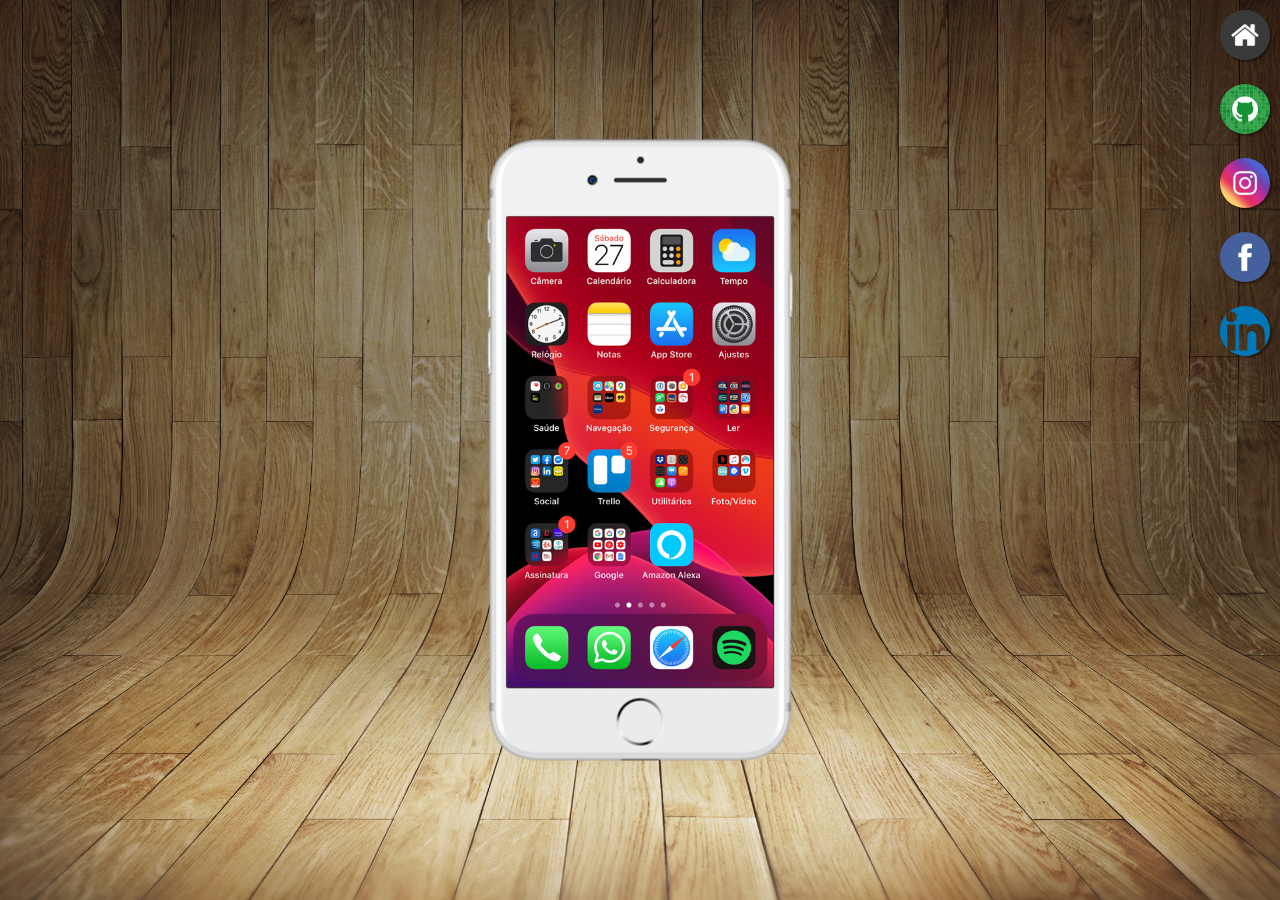
<file: index.html>
<!DOCTYPE html>
<html lang="pt-br">
<head>
    <meta charset="UTF-8">
    <meta http-equiv="X-UA-Compatible" content="IE=edge">
    <meta name="viewport" content="width=device-width, initial-scale=1.0">
    <title>Projeto Redes Sociais</title>
    <link rel="stylesheet" href="estilos/style.css">
</head>
<body>
    <main>
        <section id="tlm">
            <iframe src="home.html" name="tela" id="tela" frameborder="0"></iframe>
        </section>

        <section id="redes-sociais">
            <a href="home.html" target="tela"> <img src="imagens/logo-home.jpg" alt=""></a><br>
            <a href="github.html" target="tela"> <img src="imagens/logo-github.jpg" alt=""></a><br>
            <a href="instagram.html" target="tela"> <img src="imagens/logo-instagram.jpg" alt=""></a><br>
            <a href="facebook.html" target="tela"> <img src="imagens/logo-facebook.jpg" alt=""></a><br>
            <a href="linkedin.html" target="tela"> <img src="imagens/logo-linkedin.png" alt=""></a><br>
            
        </section>
    </main>
</body>
</html>
</file>
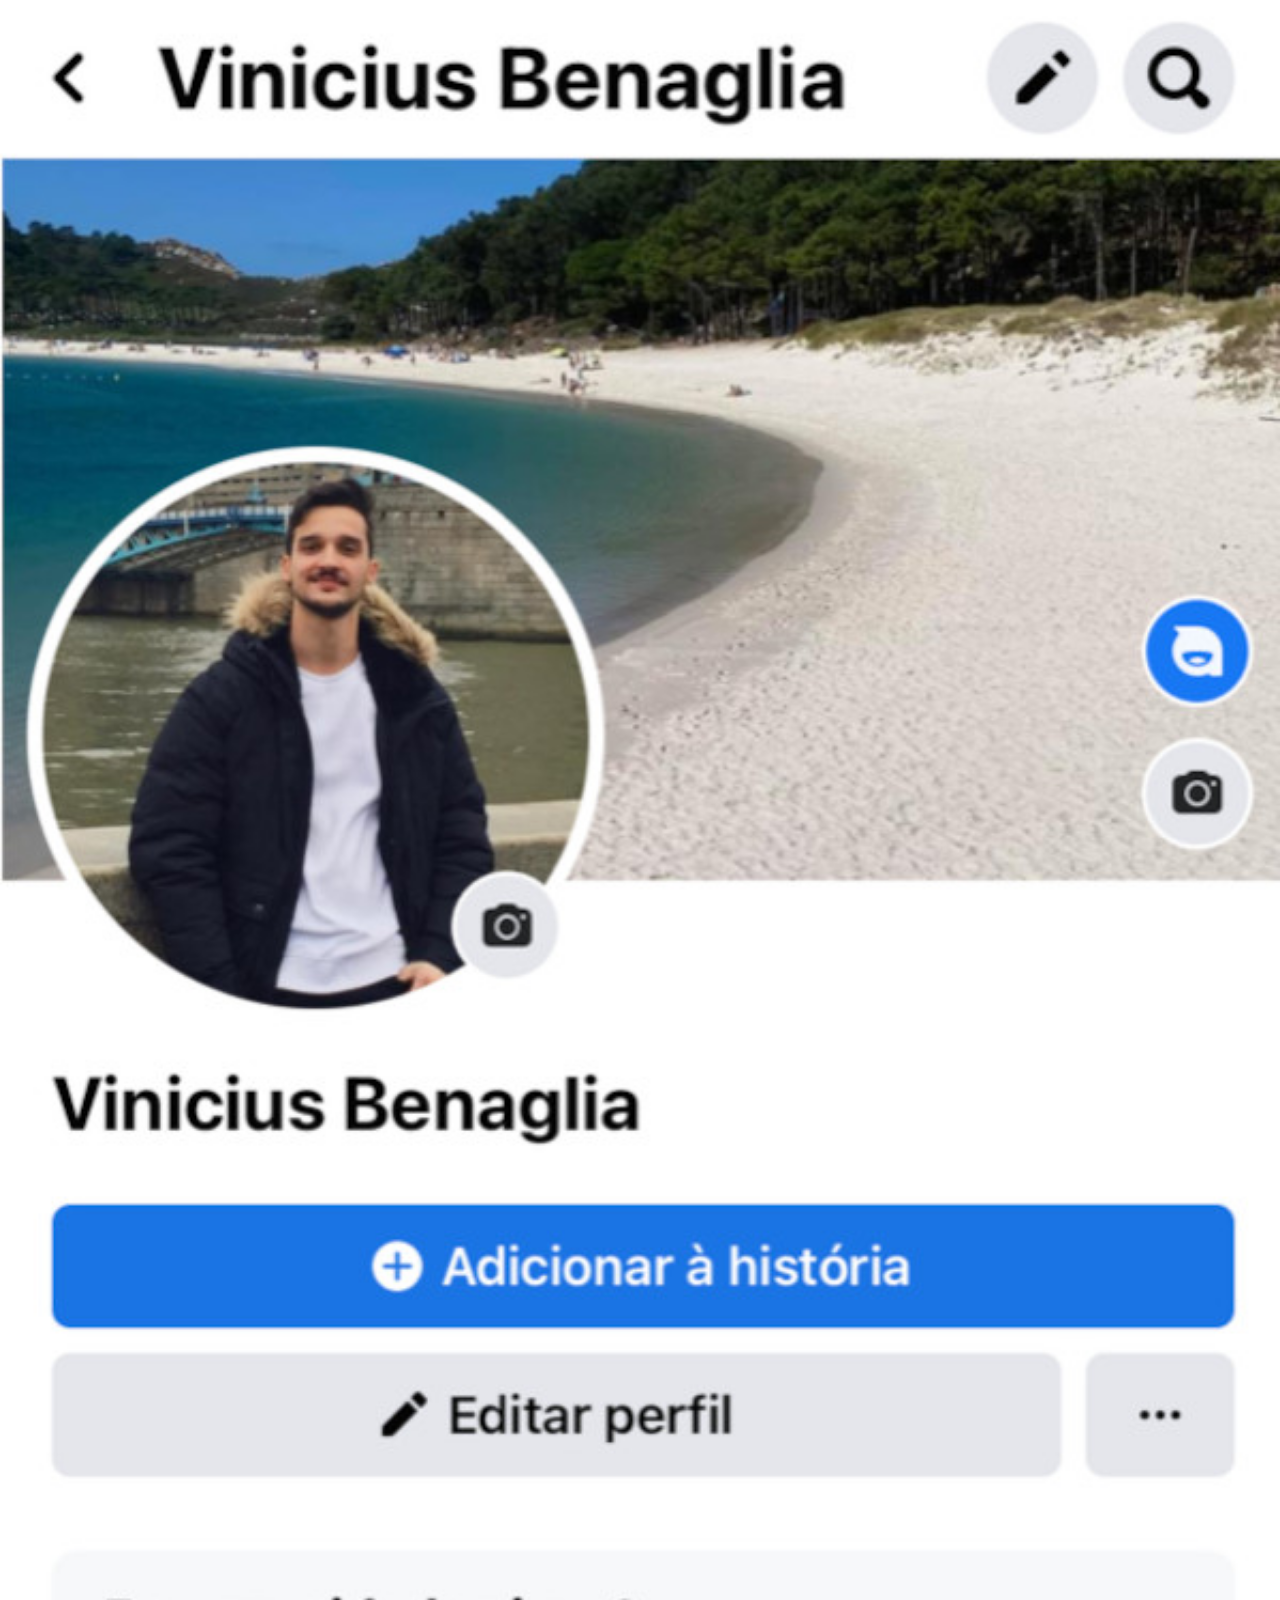
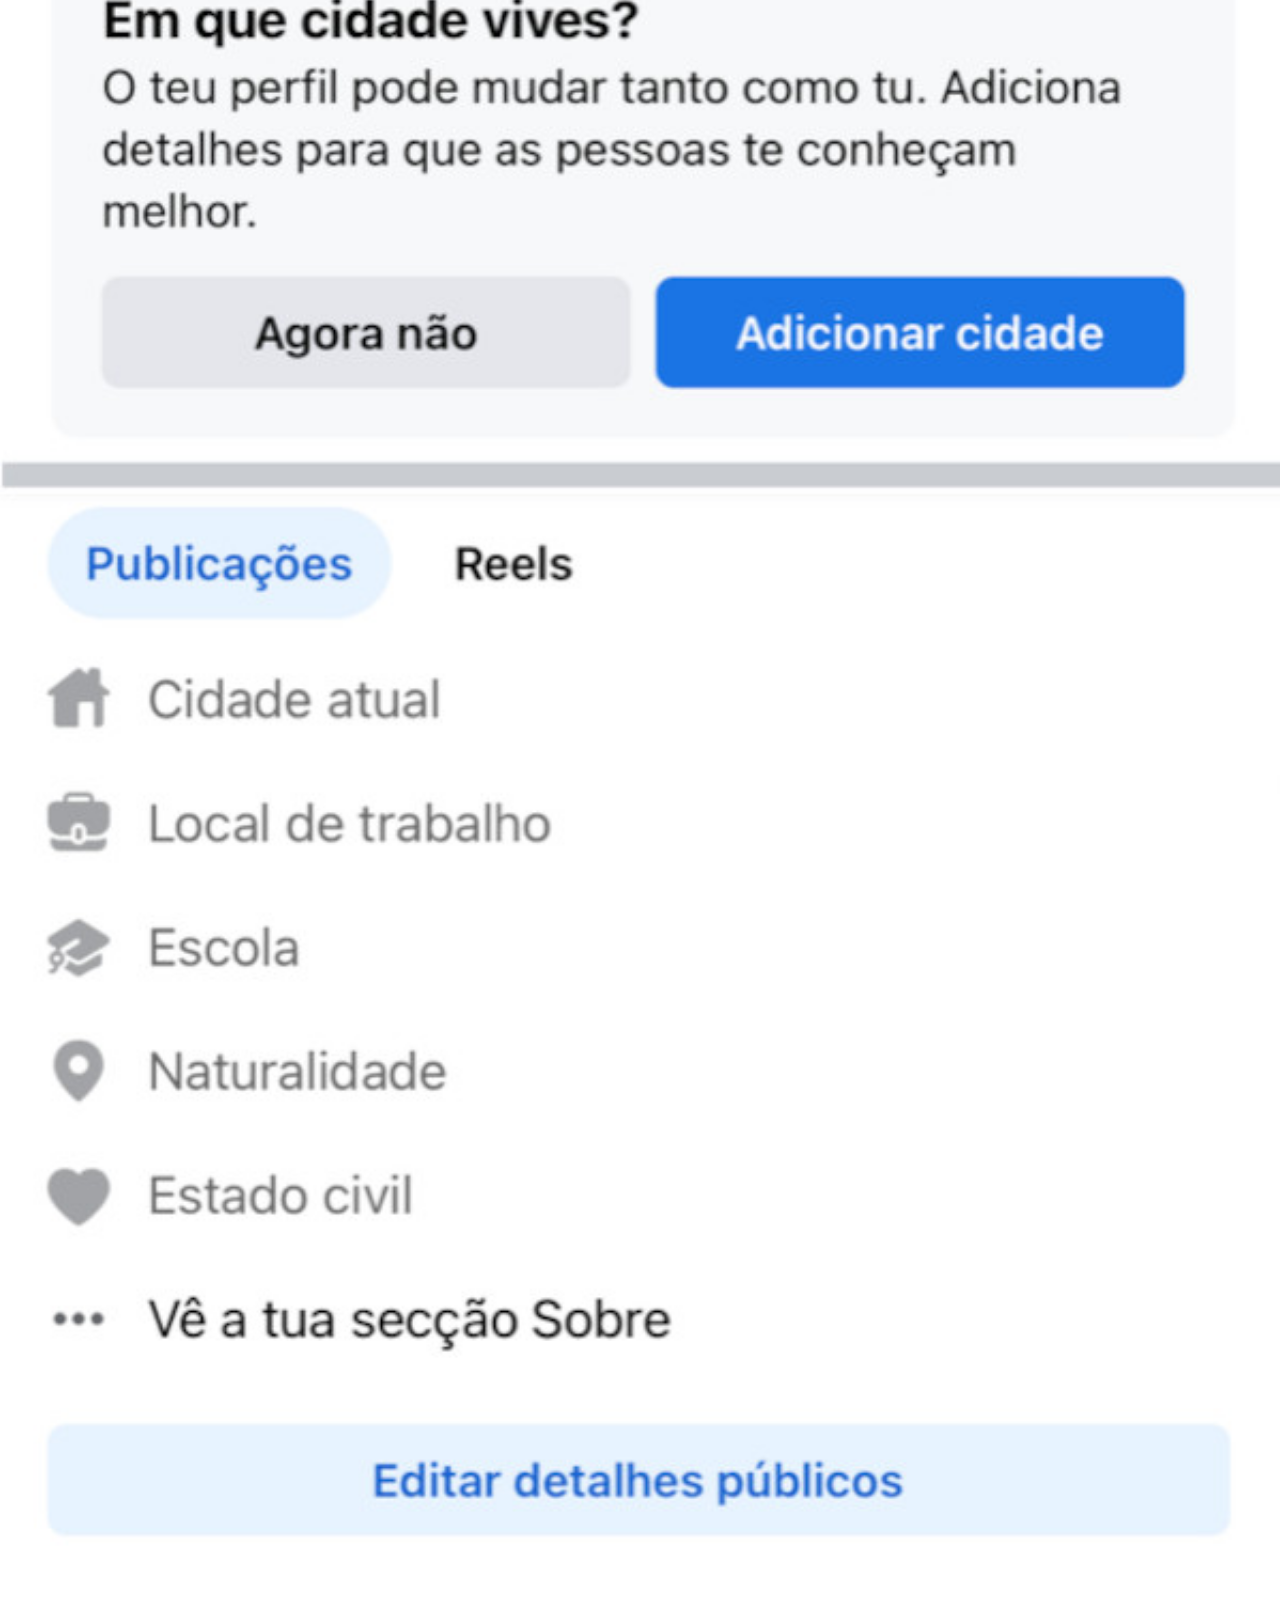
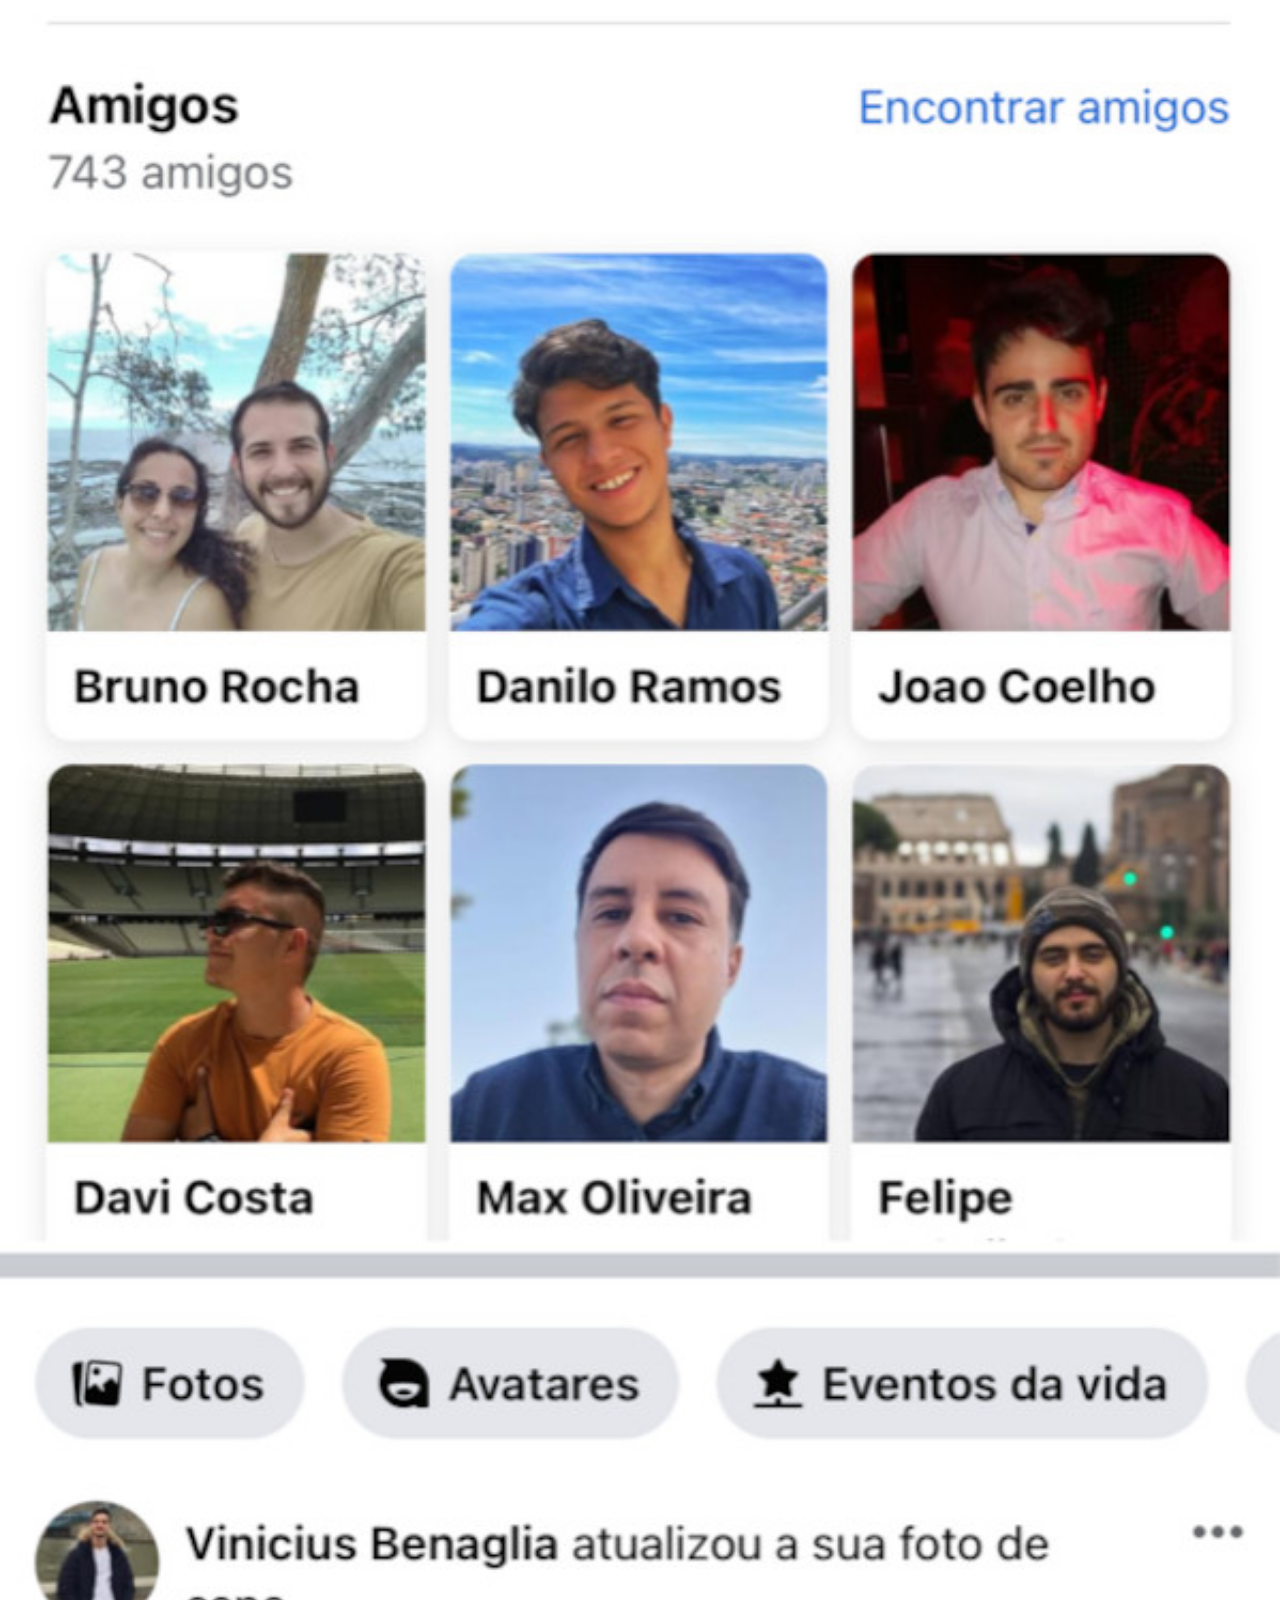
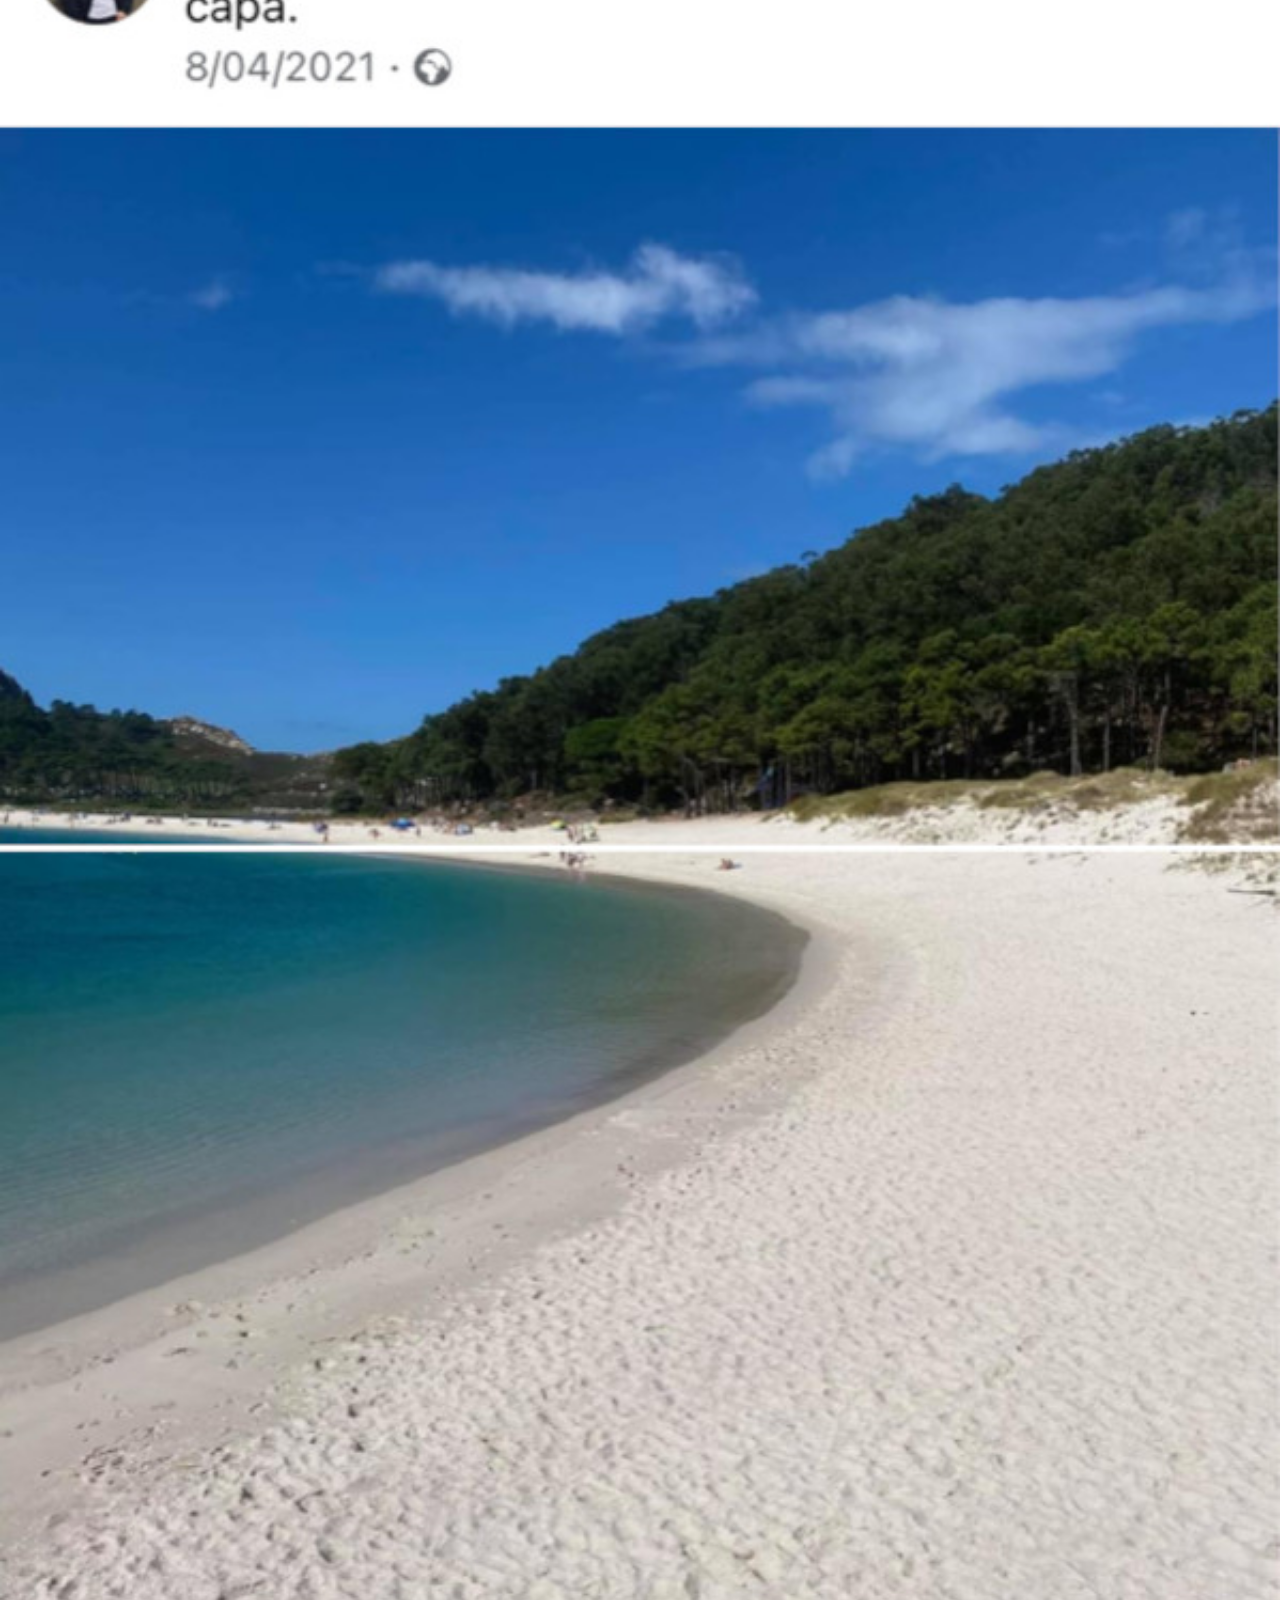
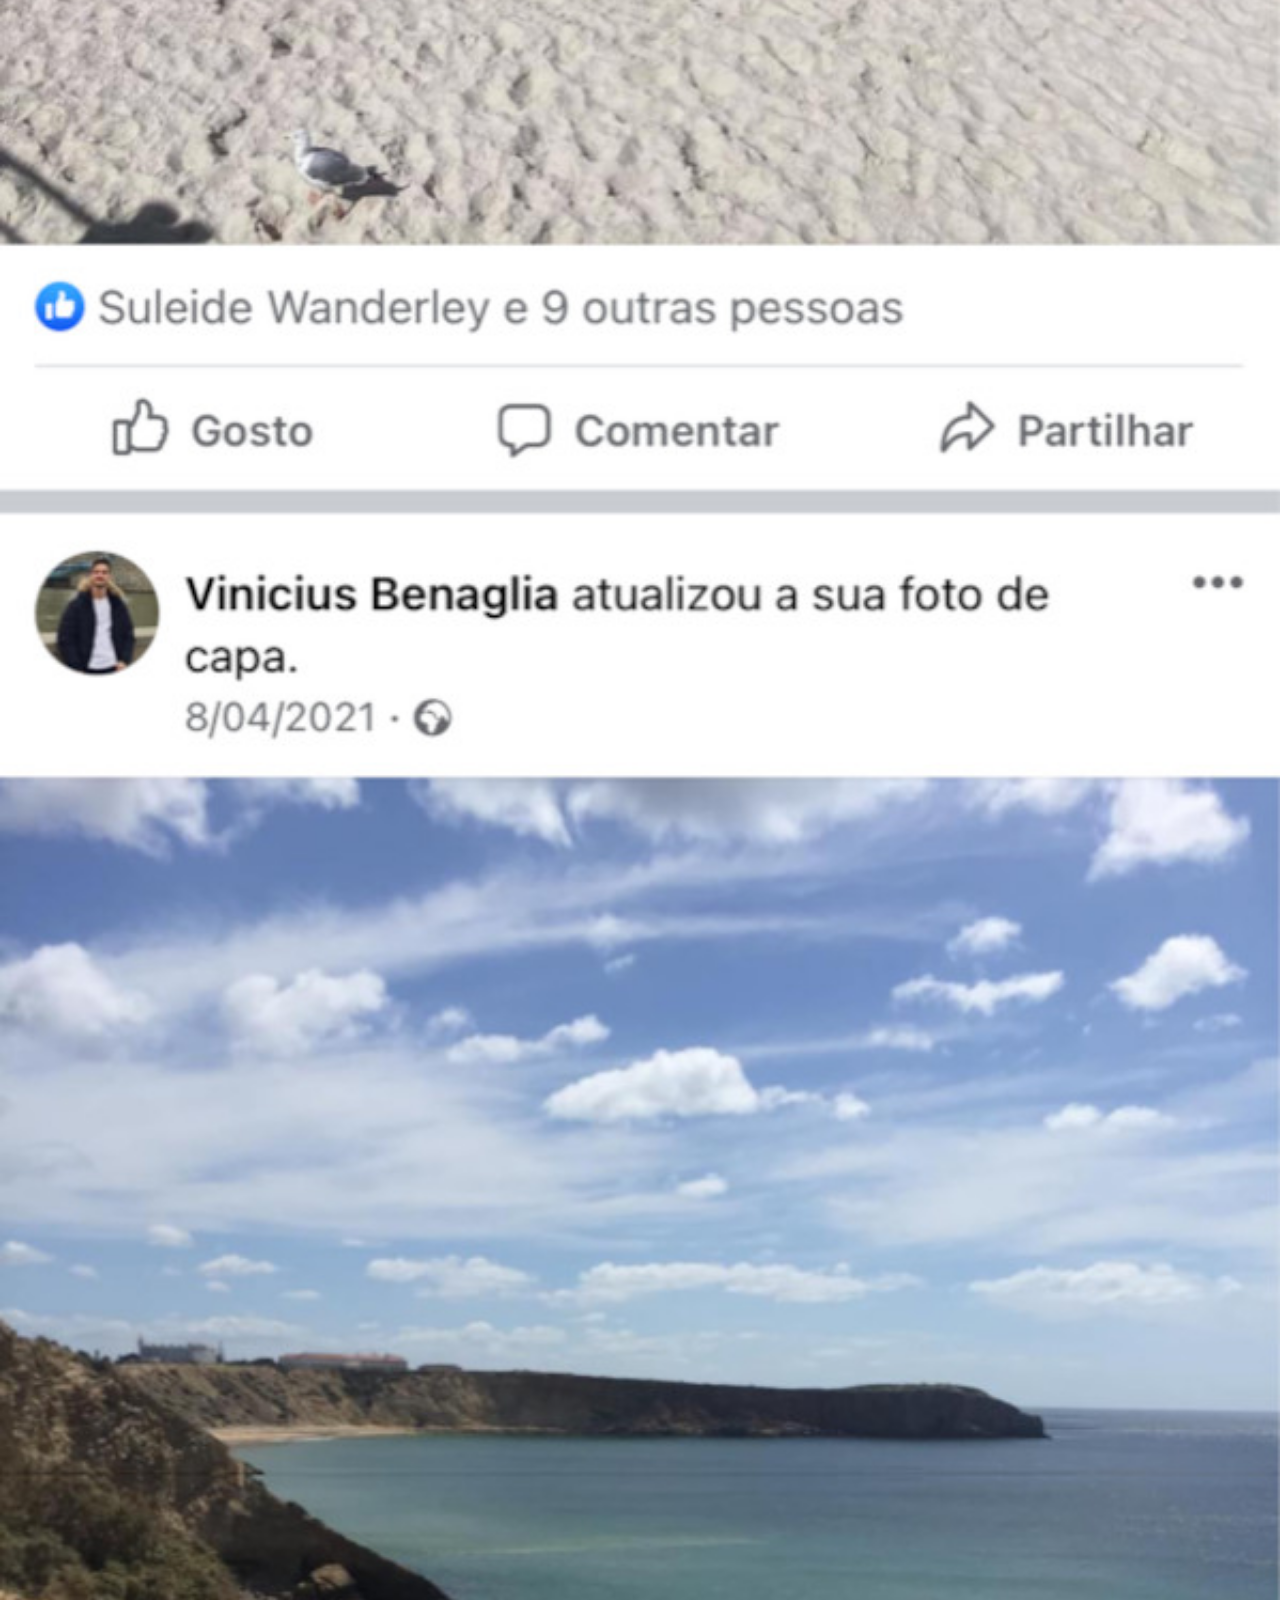
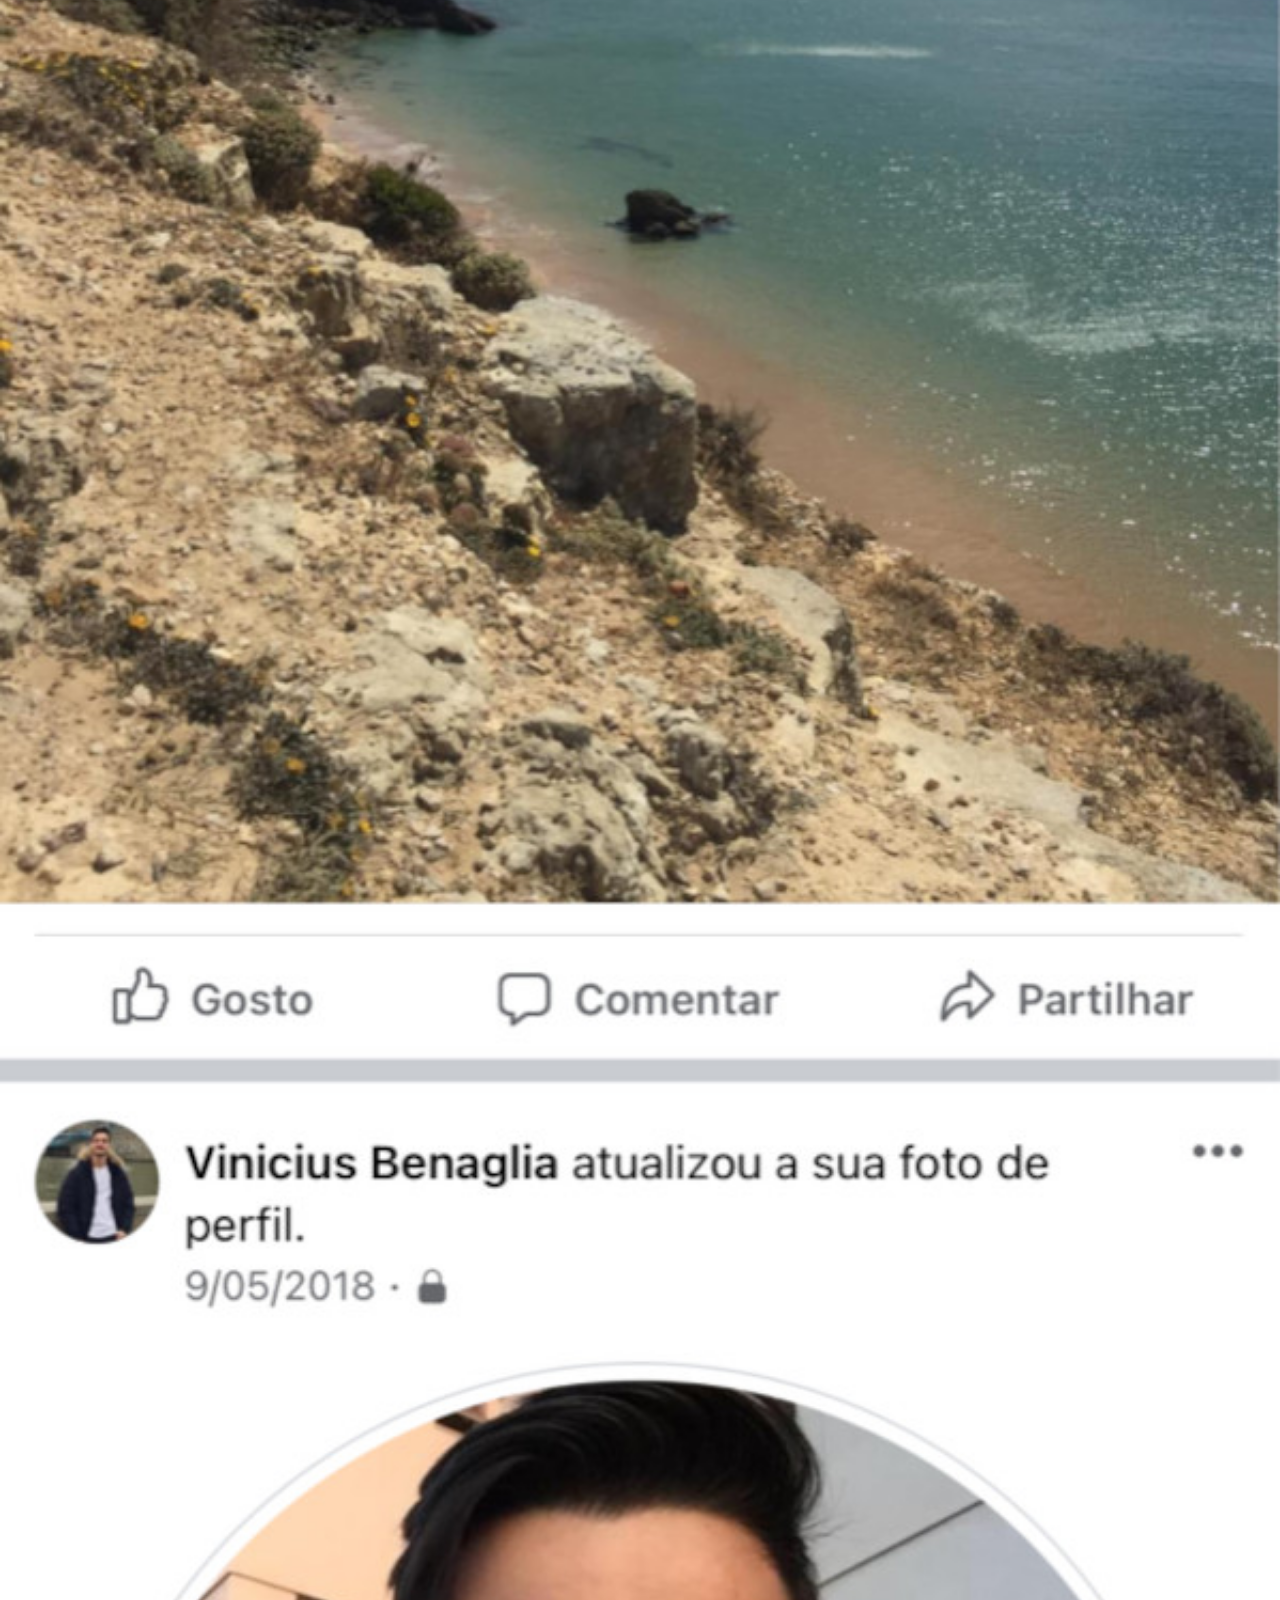
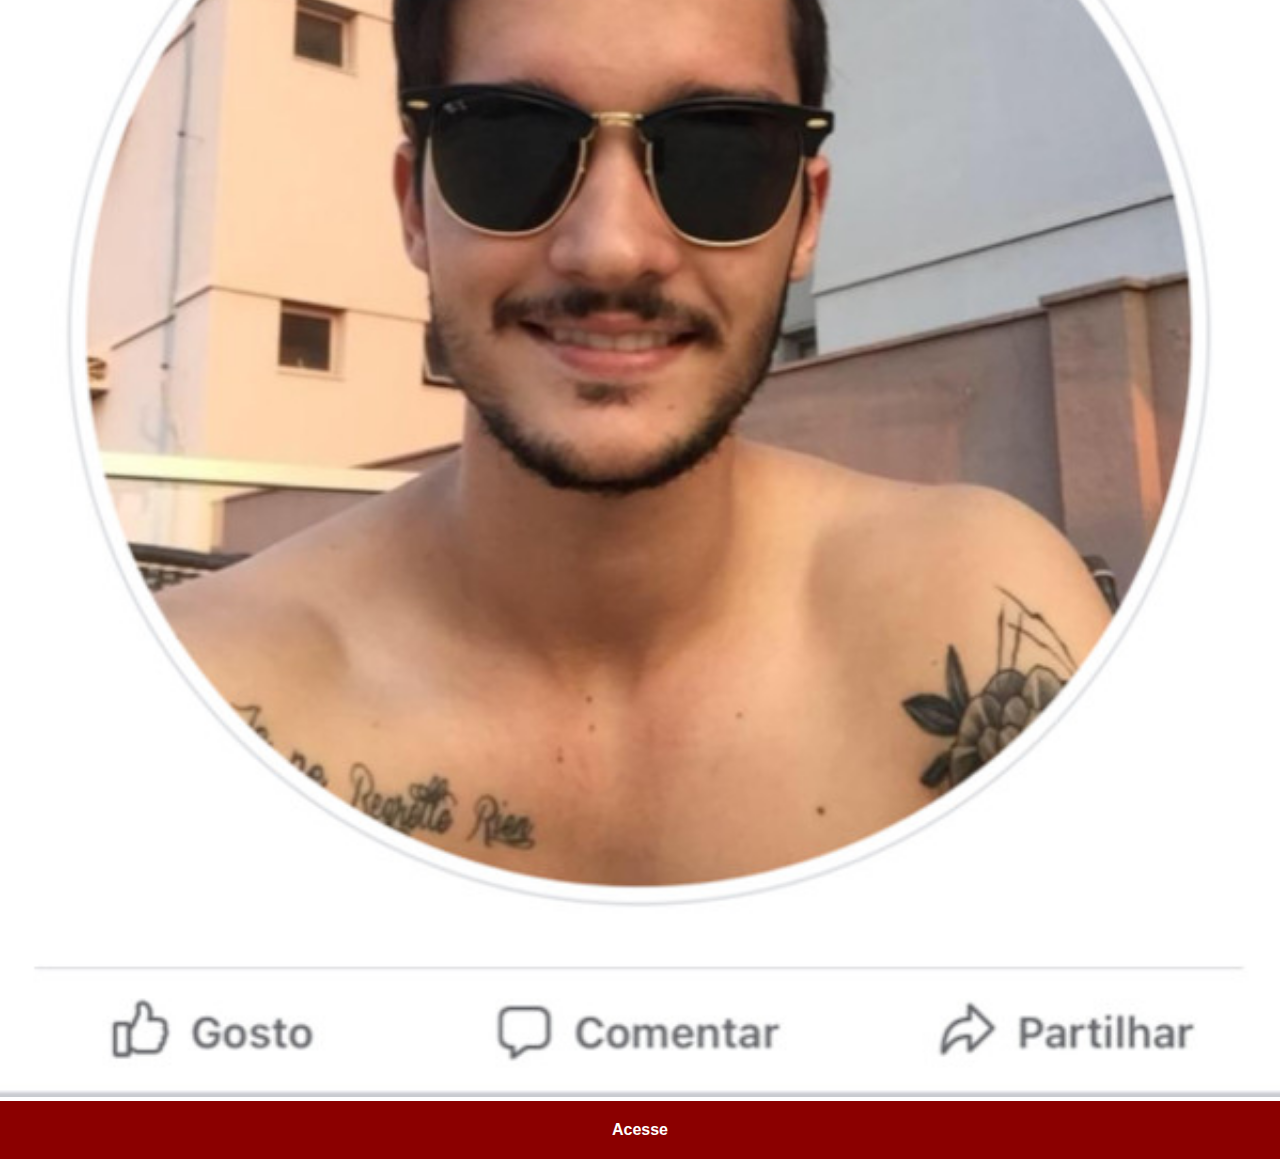
<file: facebook.html>
<!DOCTYPE html>
<html lang="pt-br">
<head>
    <meta charset="UTF-8">
    <meta http-equiv="X-UA-Compatible" content="IE=edge">
    <meta name="viewport" content="width=device-width, initial-scale=1.0">
    <title>Facebook</title>
    <link rel="stylesheet" href="estilos/socials.css">
</head>
<body>
    <img src="imagens/tela-facebook.jpg" alt="Facebook">
    <a href="https://www.facebook.com/viniciusbenaglia"> Acesse</a>
</body>
</html>
</file>
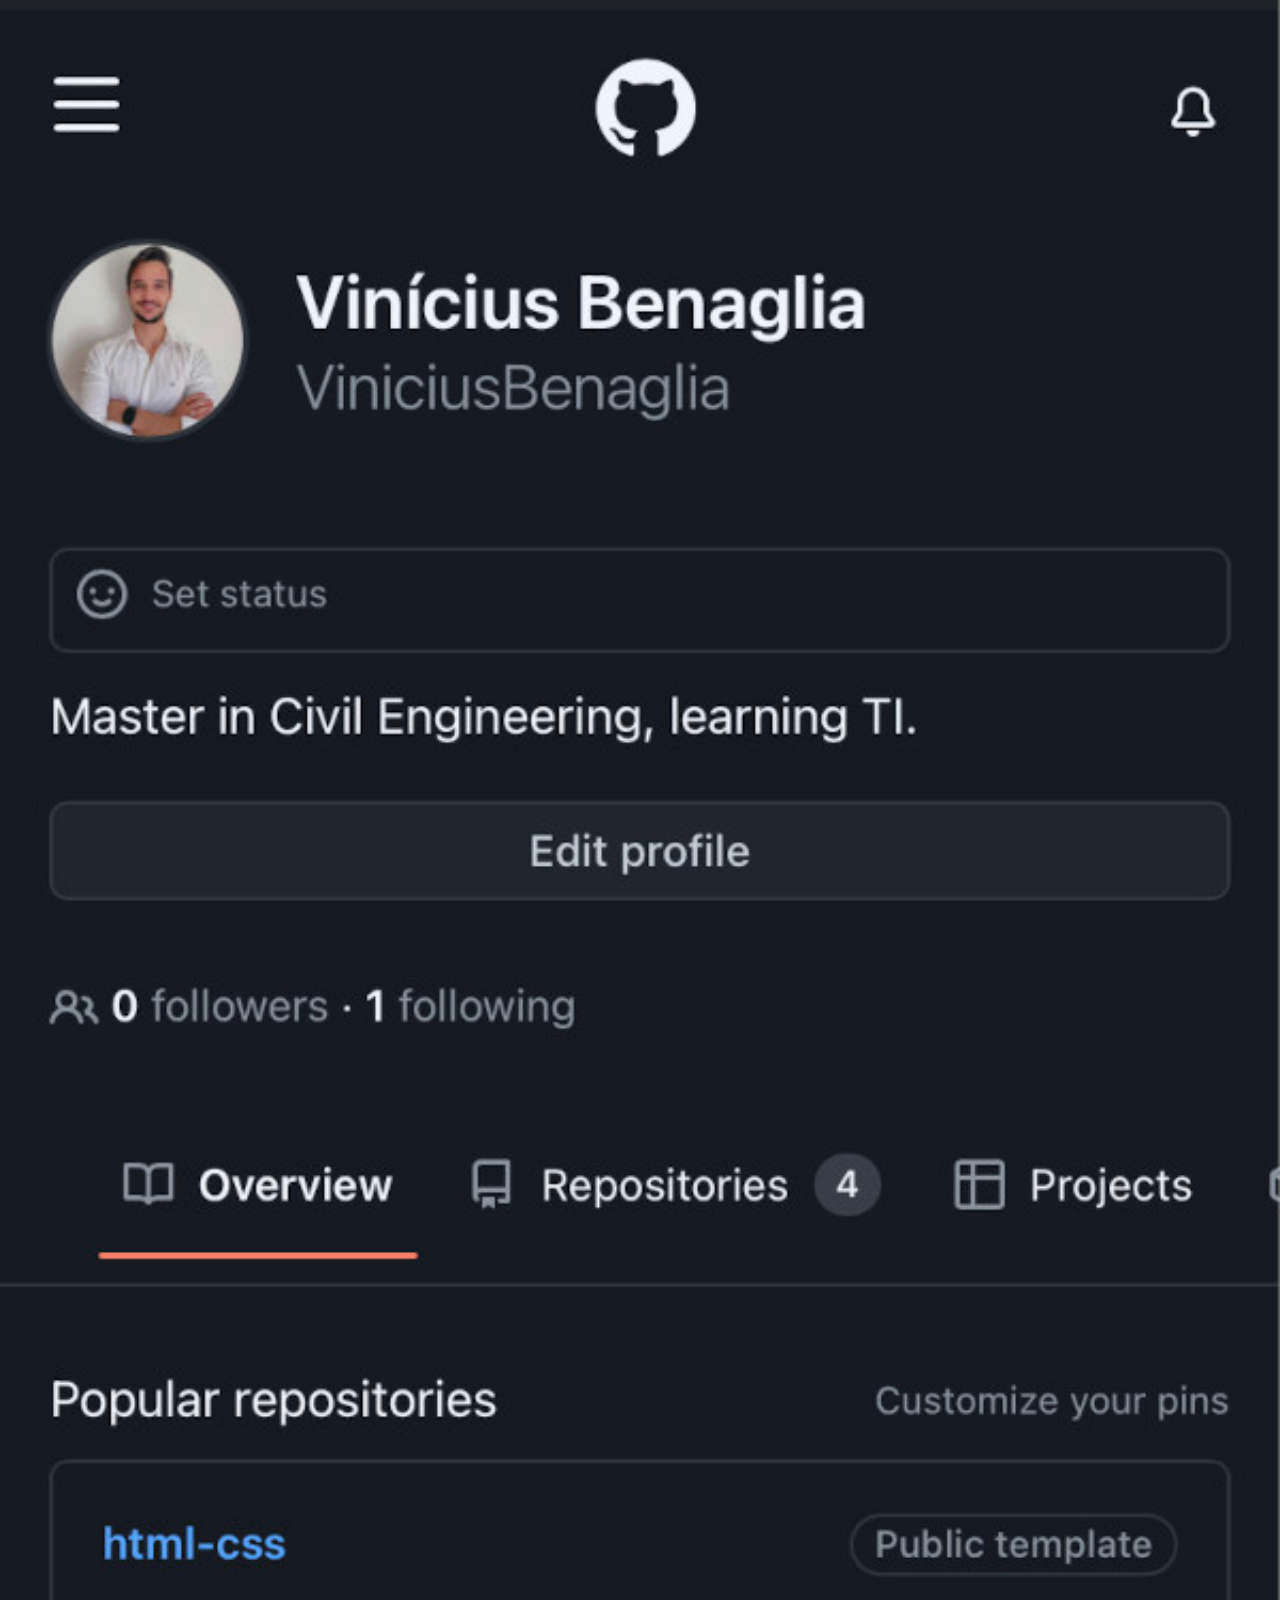
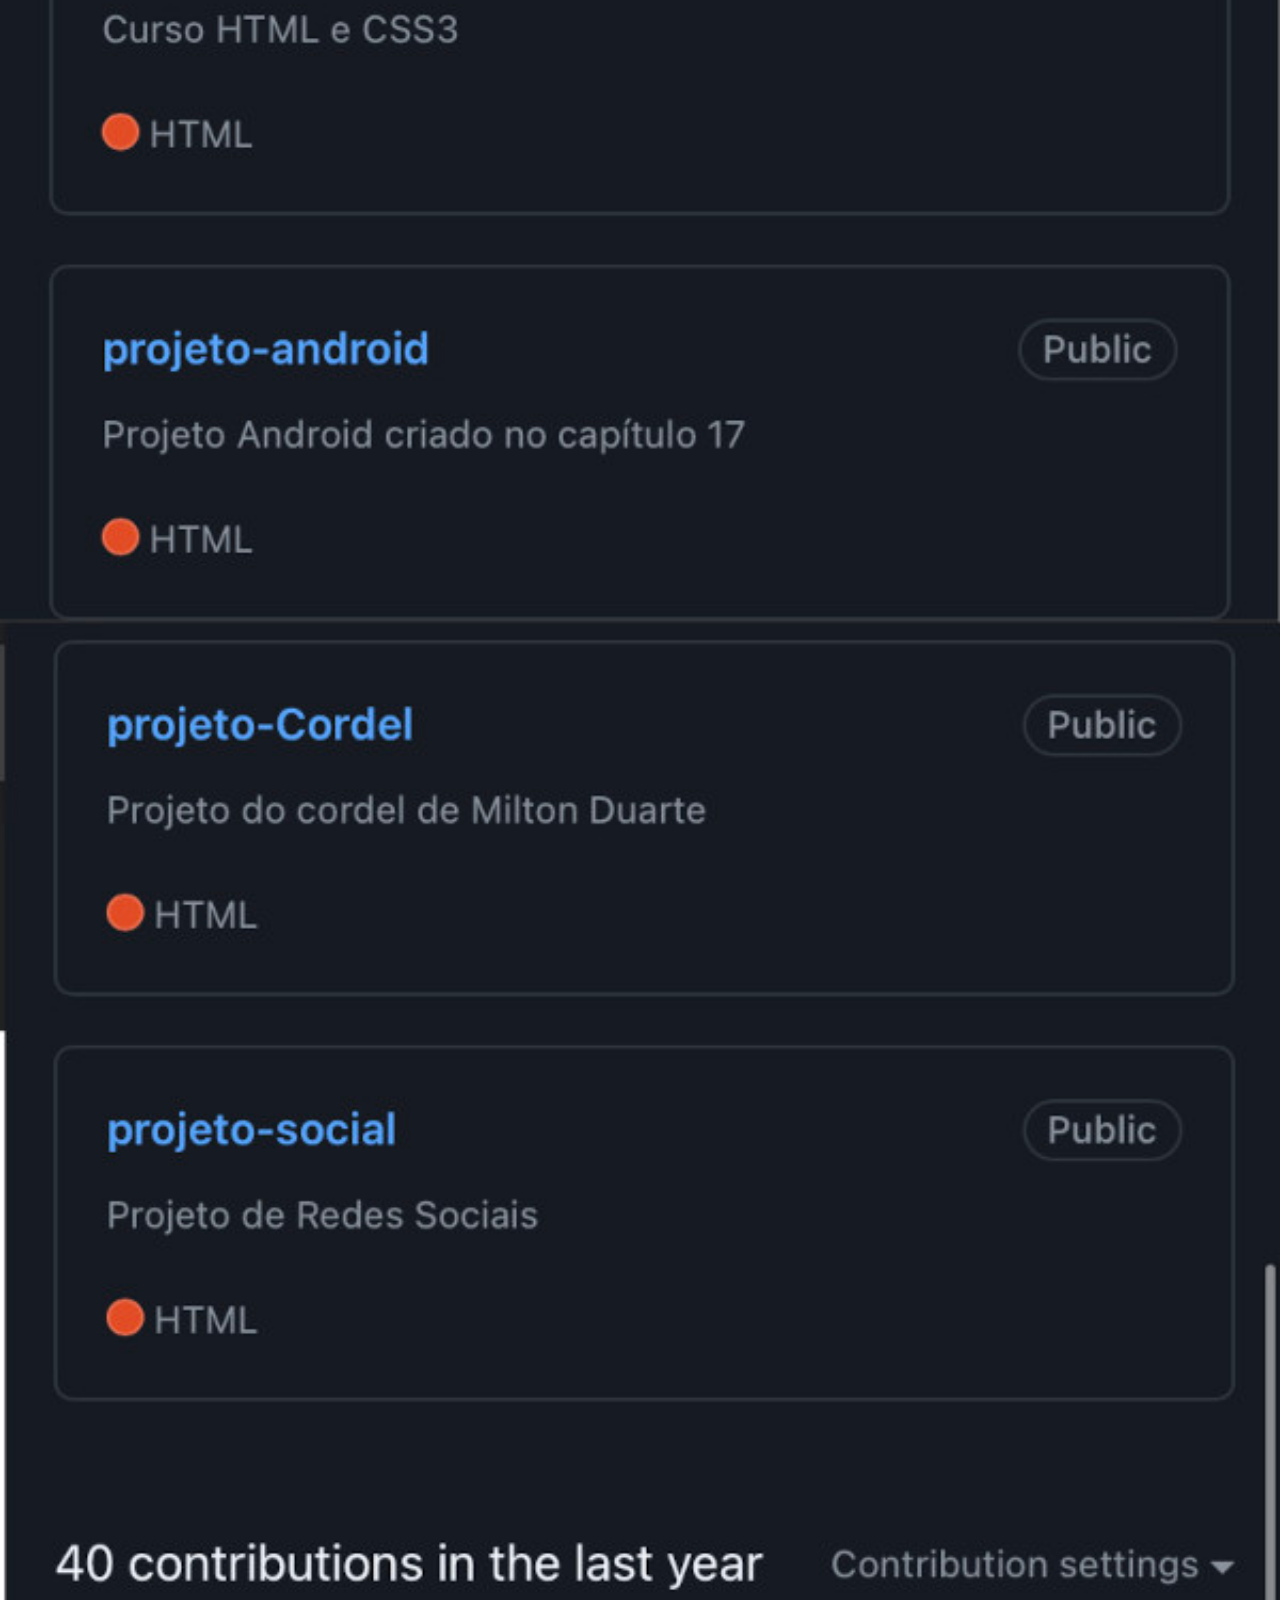
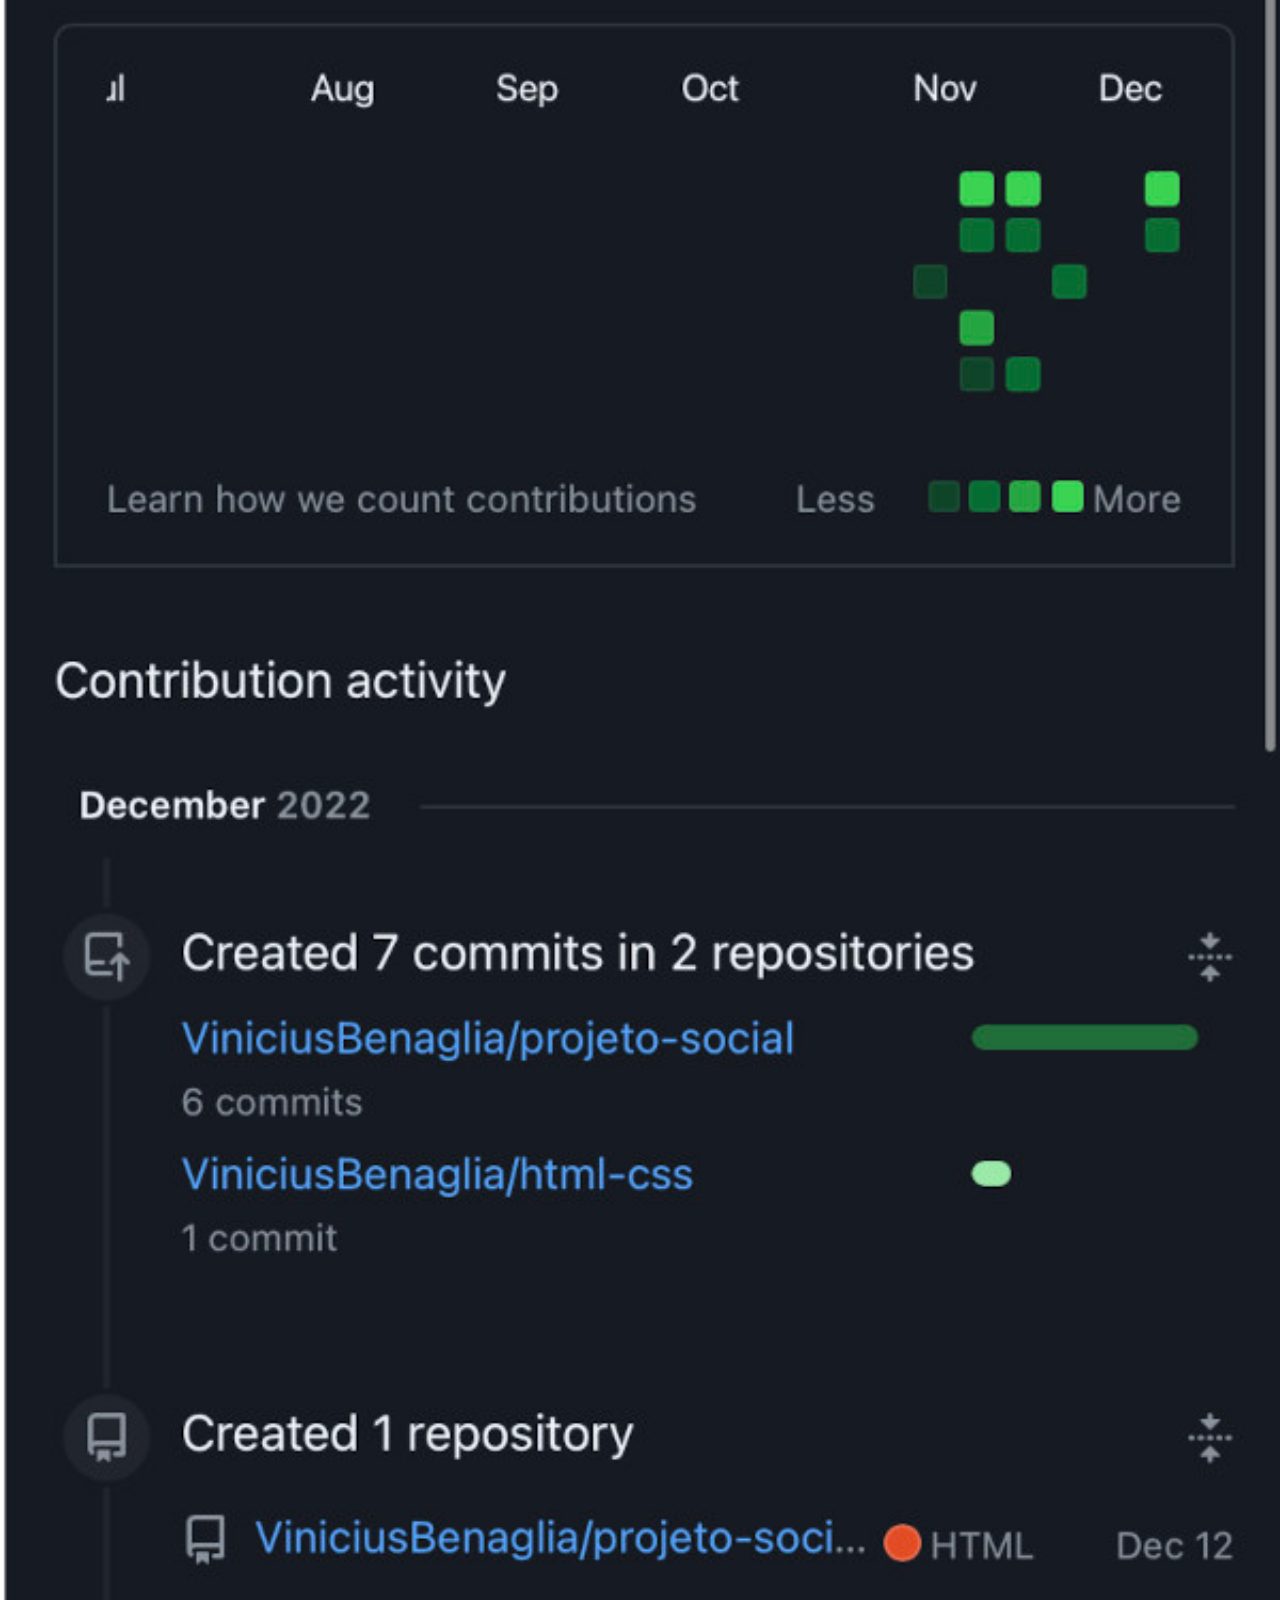
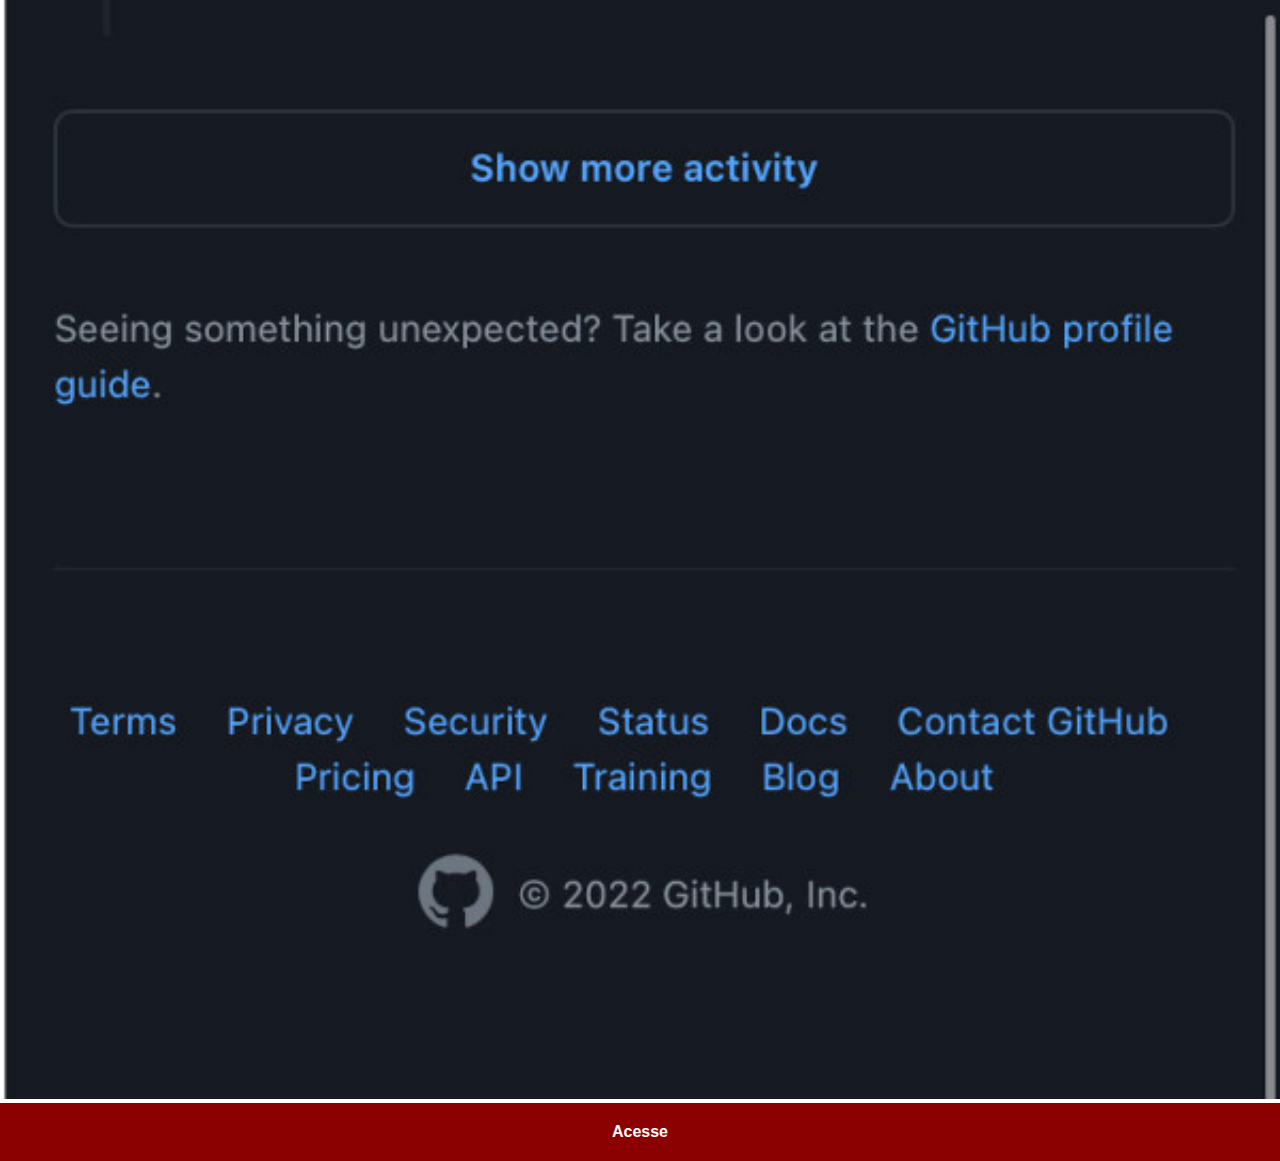
<file: github.html>
<!DOCTYPE html>
<html lang="pt-br">
<head>
    <meta charset="UTF-8">
    <meta http-equiv="X-UA-Compatible" content="IE=edge">
    <meta name="viewport" content="width=device-width, initial-scale=1.0">
    <title>Github</title>
    <link rel="stylesheet" href="estilos/socials.css">
</head>
<body>
    <img src="imagens/tela-github.jpg" alt="Github">
    <a href="https://github.com/ViniciusBenaglia" target="_blank">Acesse</a>
</body>
</html>
</file>
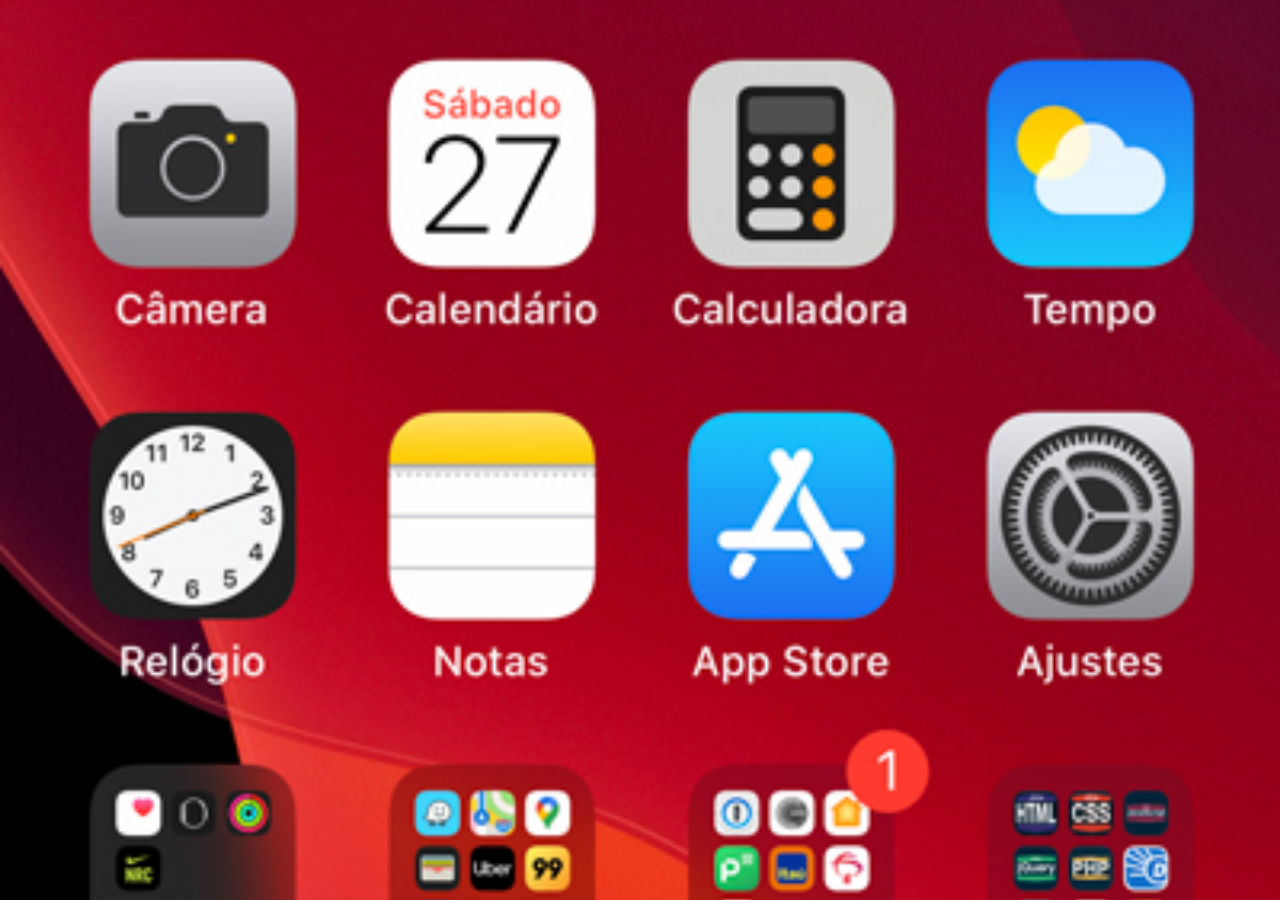
<file: home.html>
<!DOCTYPE html>
<html lang="pt-br">
<head>
    <meta charset="UTF-8">
    <meta http-equiv="X-UA-Compatible" content="IE=edge">
    <meta name="viewport" content="width=device-width, initial-scale=1.0">
    <title>Home</title>
</head>
<style>
    *{
        margin: 0px;
        padding: 0px;
    }
    body{
        width: 100vw;
        height: 100vh;
        background: black url('imagens/tela-home.jpg') no-repeat top center ;
        background-size: cover;
    }
</style>
<body>
    
</body>
</html>
</file>
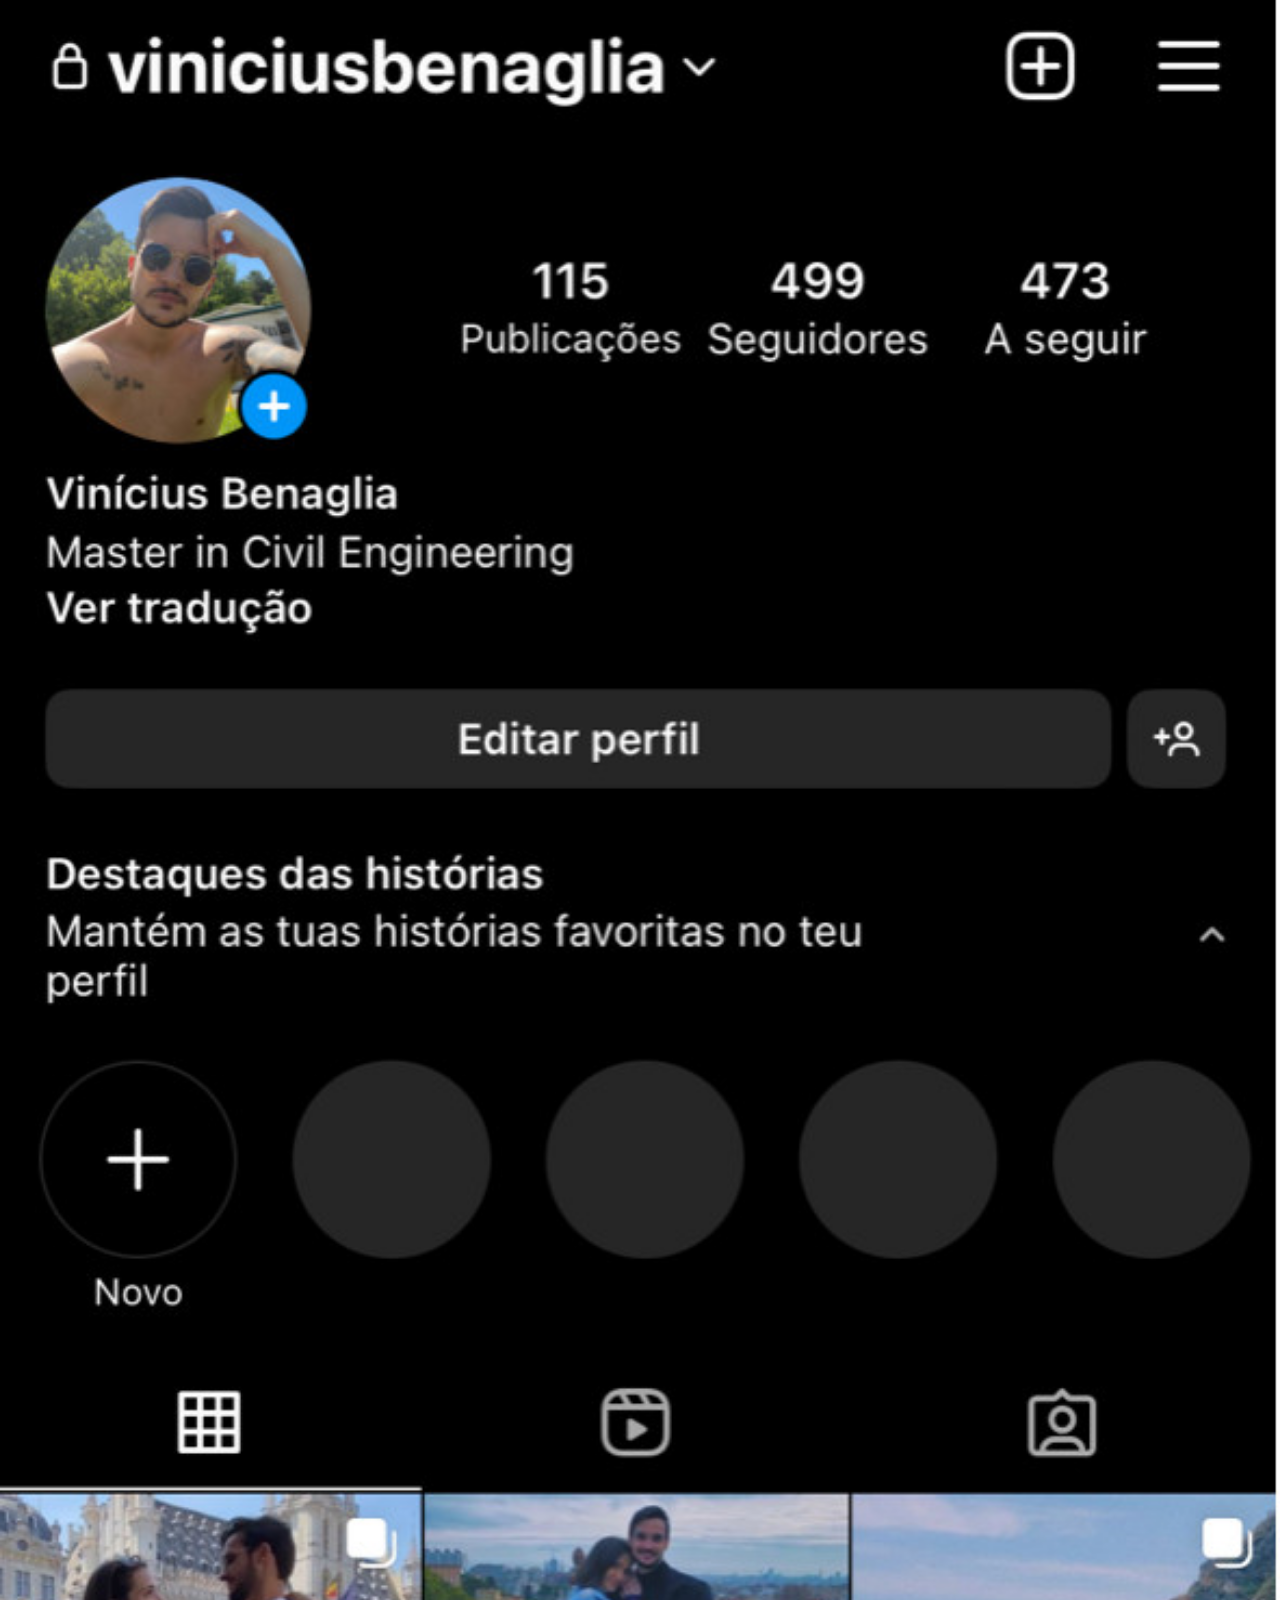
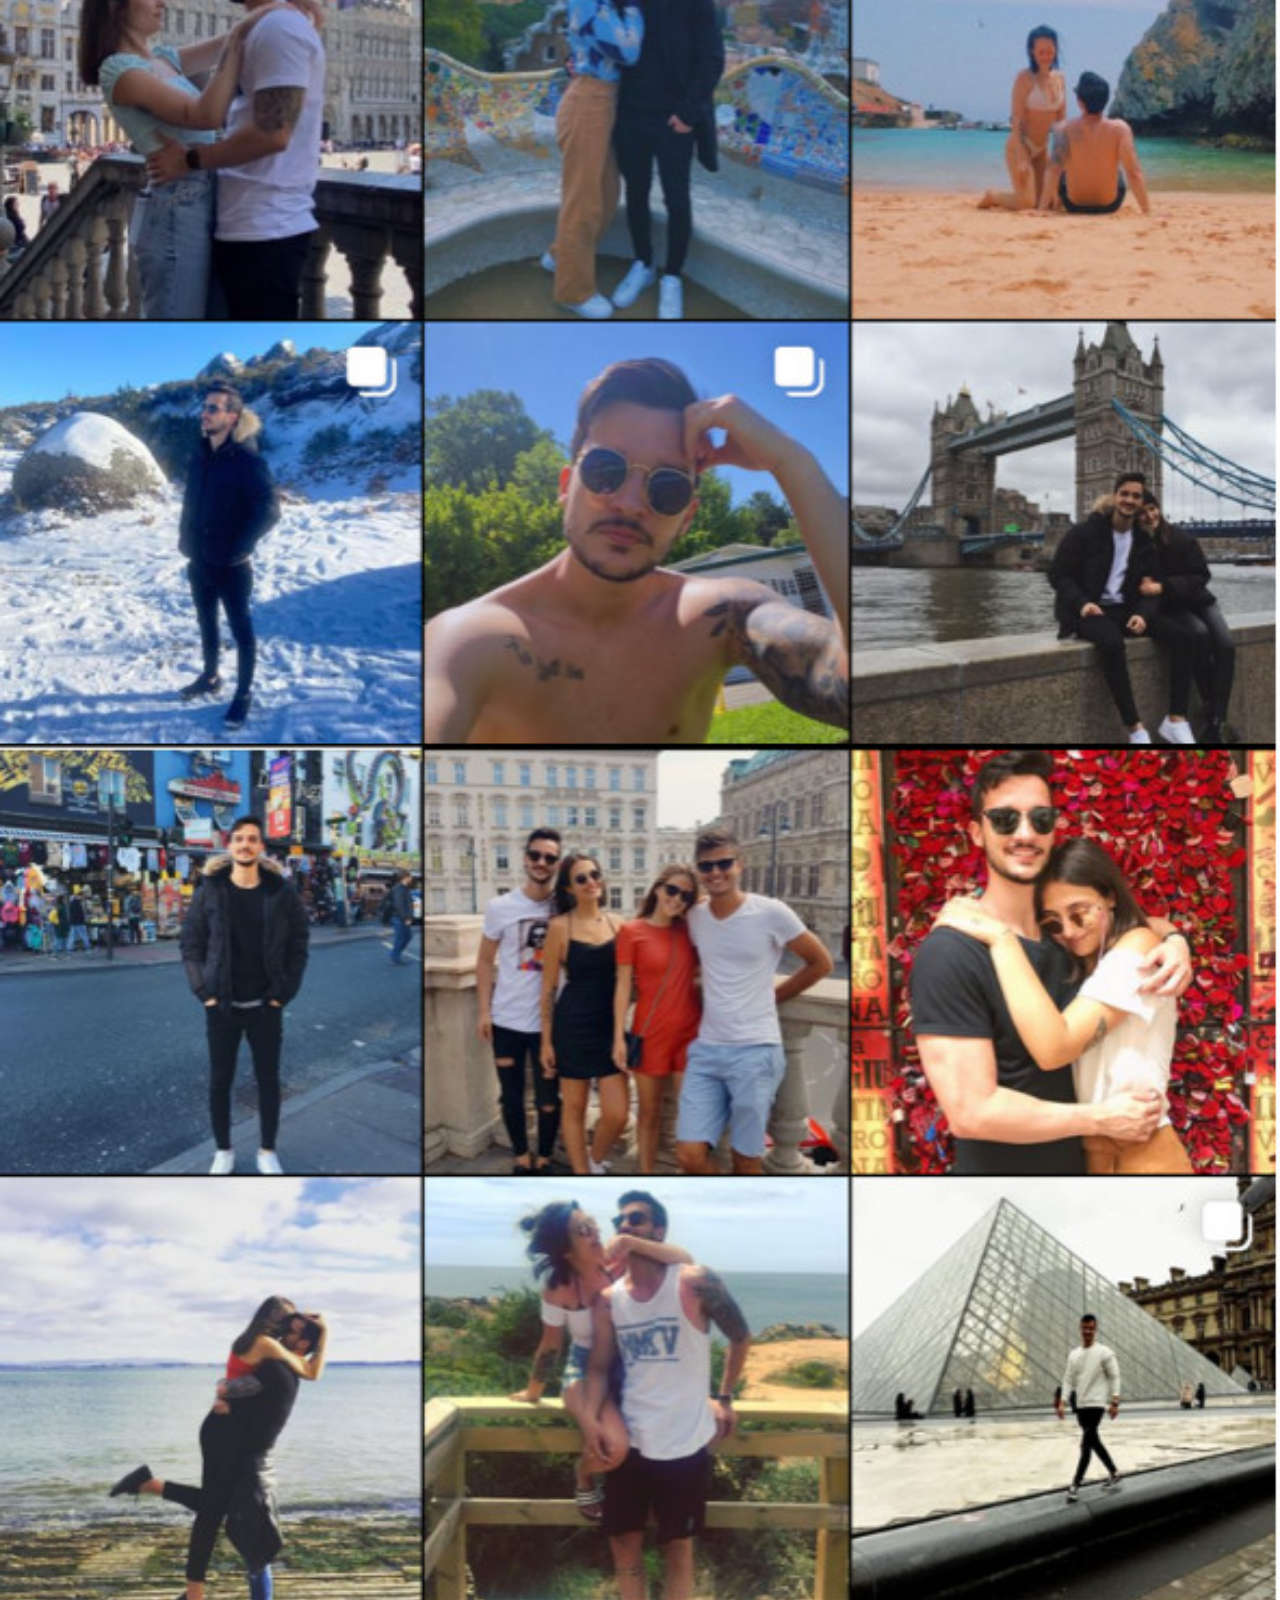
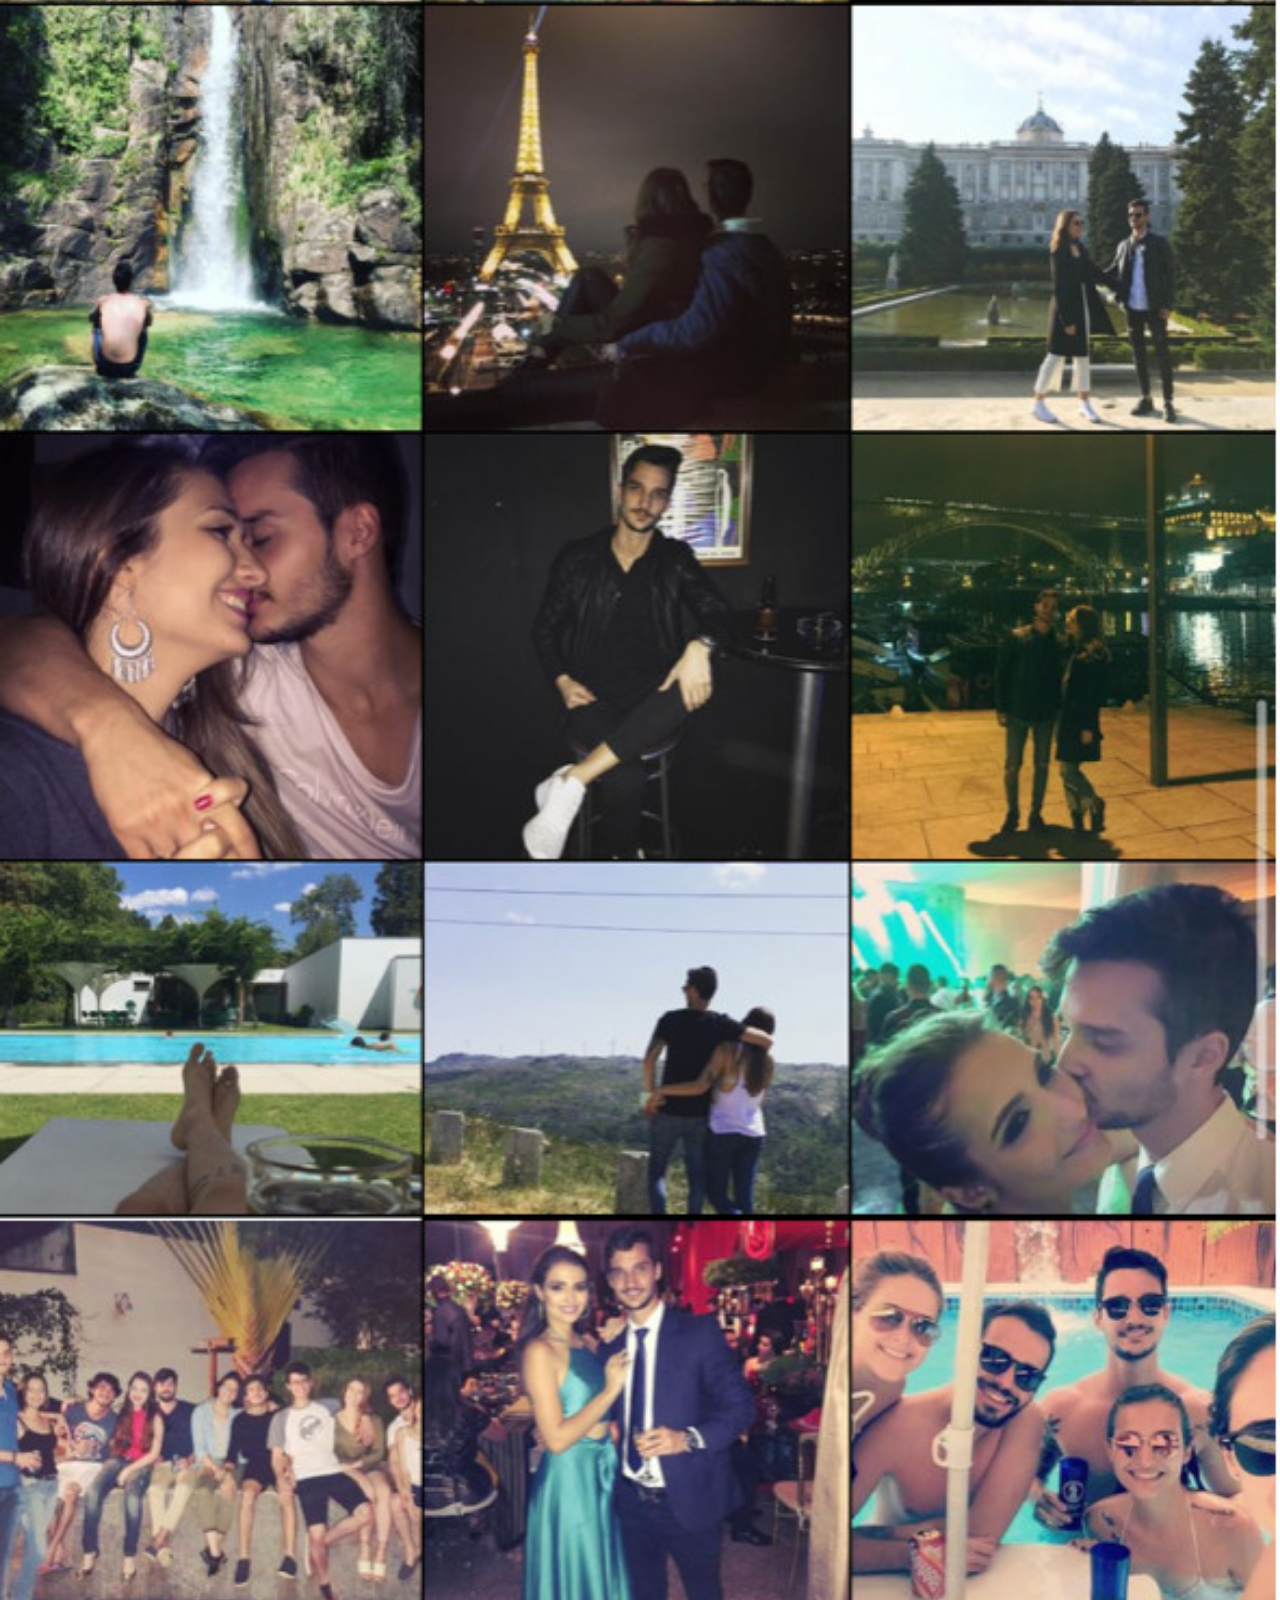
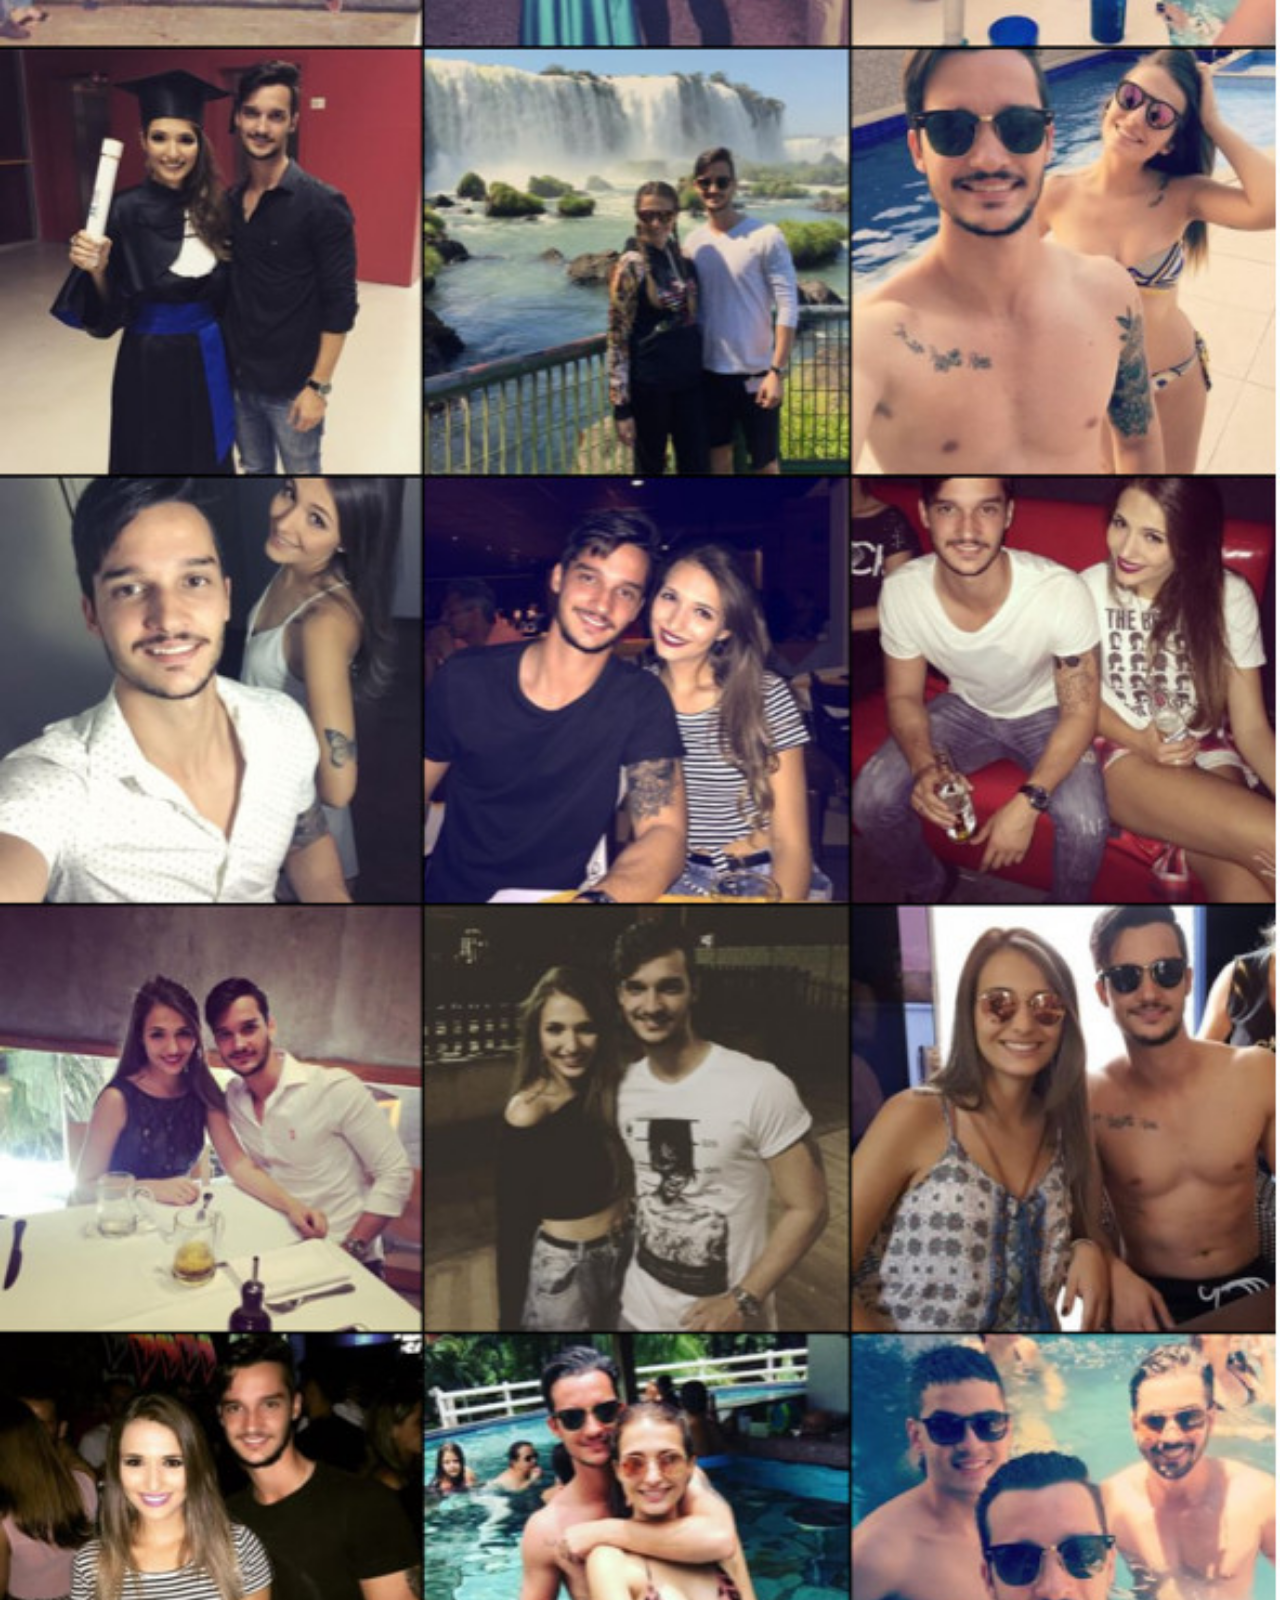
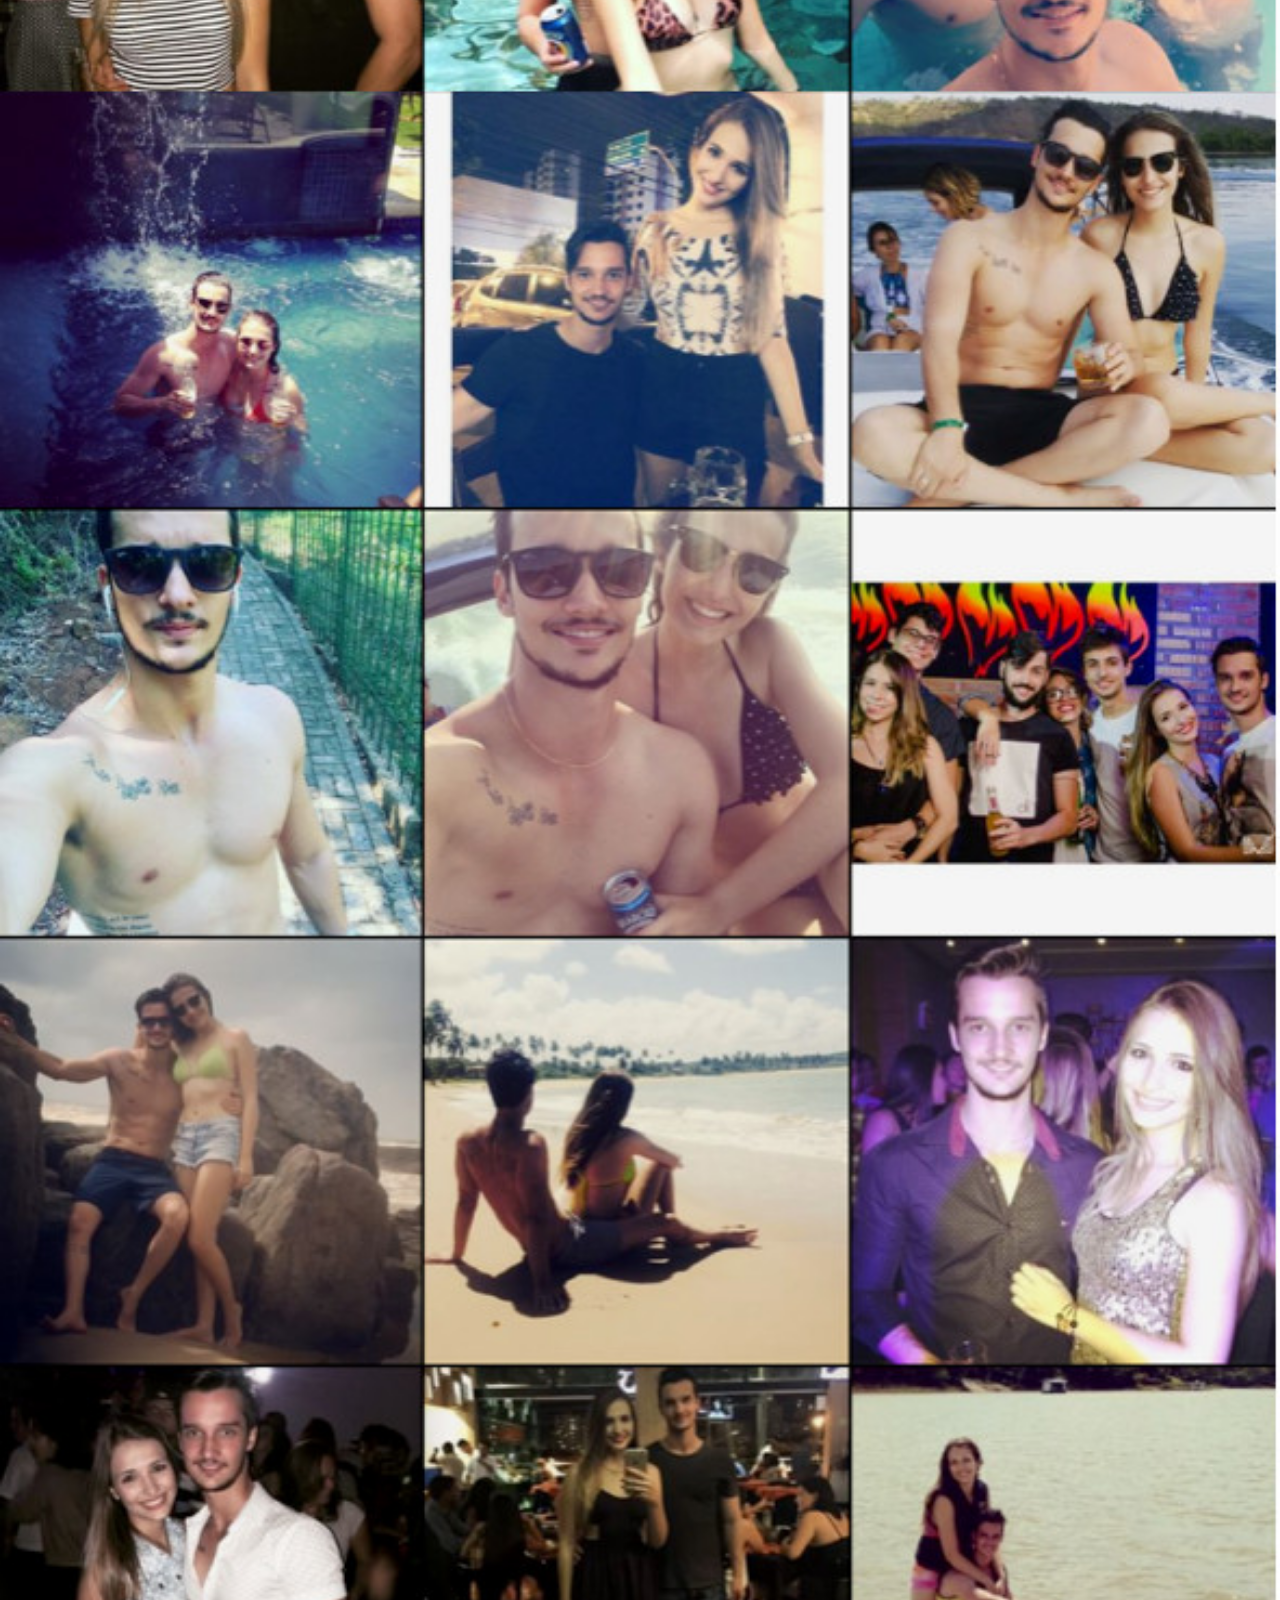
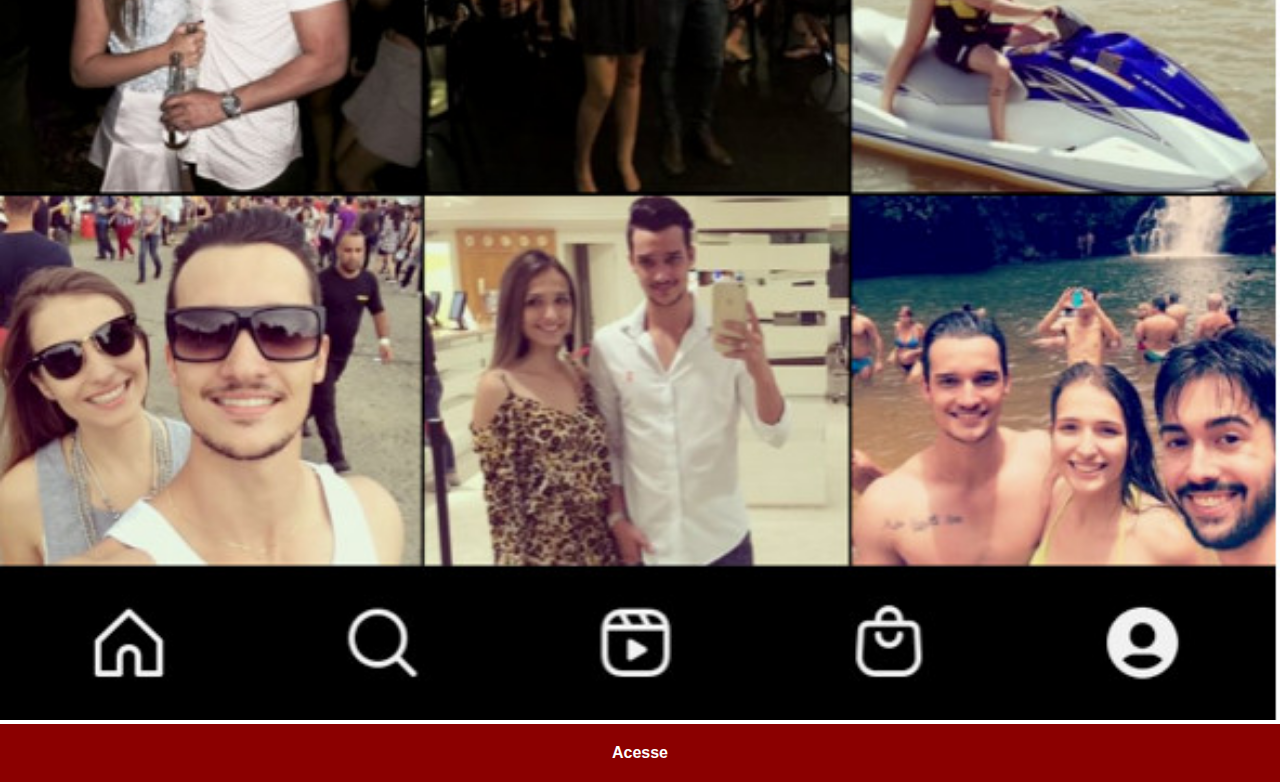
<file: instagram.html>
<!DOCTYPE html>
<html lang="pt-br">
<head>
    <meta charset="UTF-8">
    <meta http-equiv="X-UA-Compatible" content="IE=edge">
    <meta name="viewport" content="width=device-width, initial-scale=1.0">
    <title>Youtube</title>
    <link rel="stylesheet" href="estilos/socials.css"> 
    </head>
    <body>
        <img src="imagens/tela-instagram.jpg" alt="Instagram">
        <a href="https://www.instagram.com/viniciusbenaglia/" target="_blank"> Acesse </a>
    </body>
    </html>
</file>
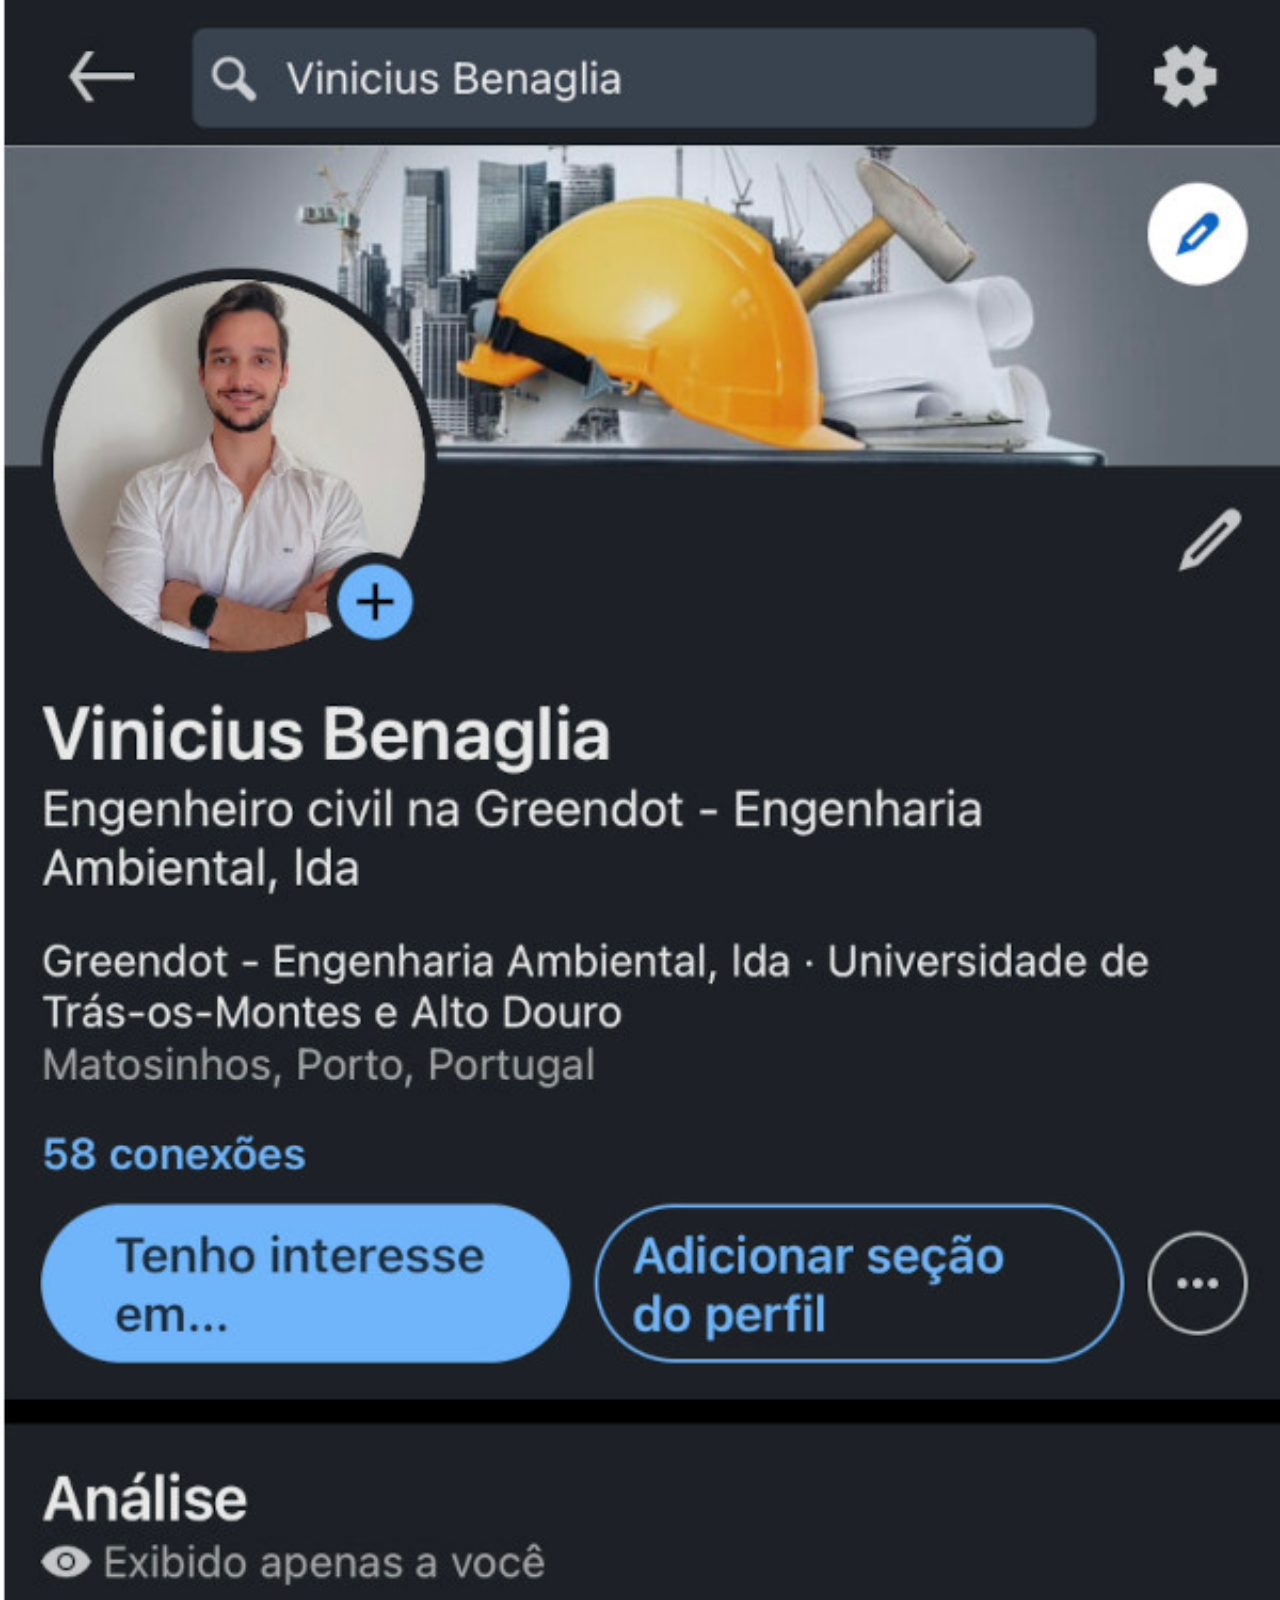
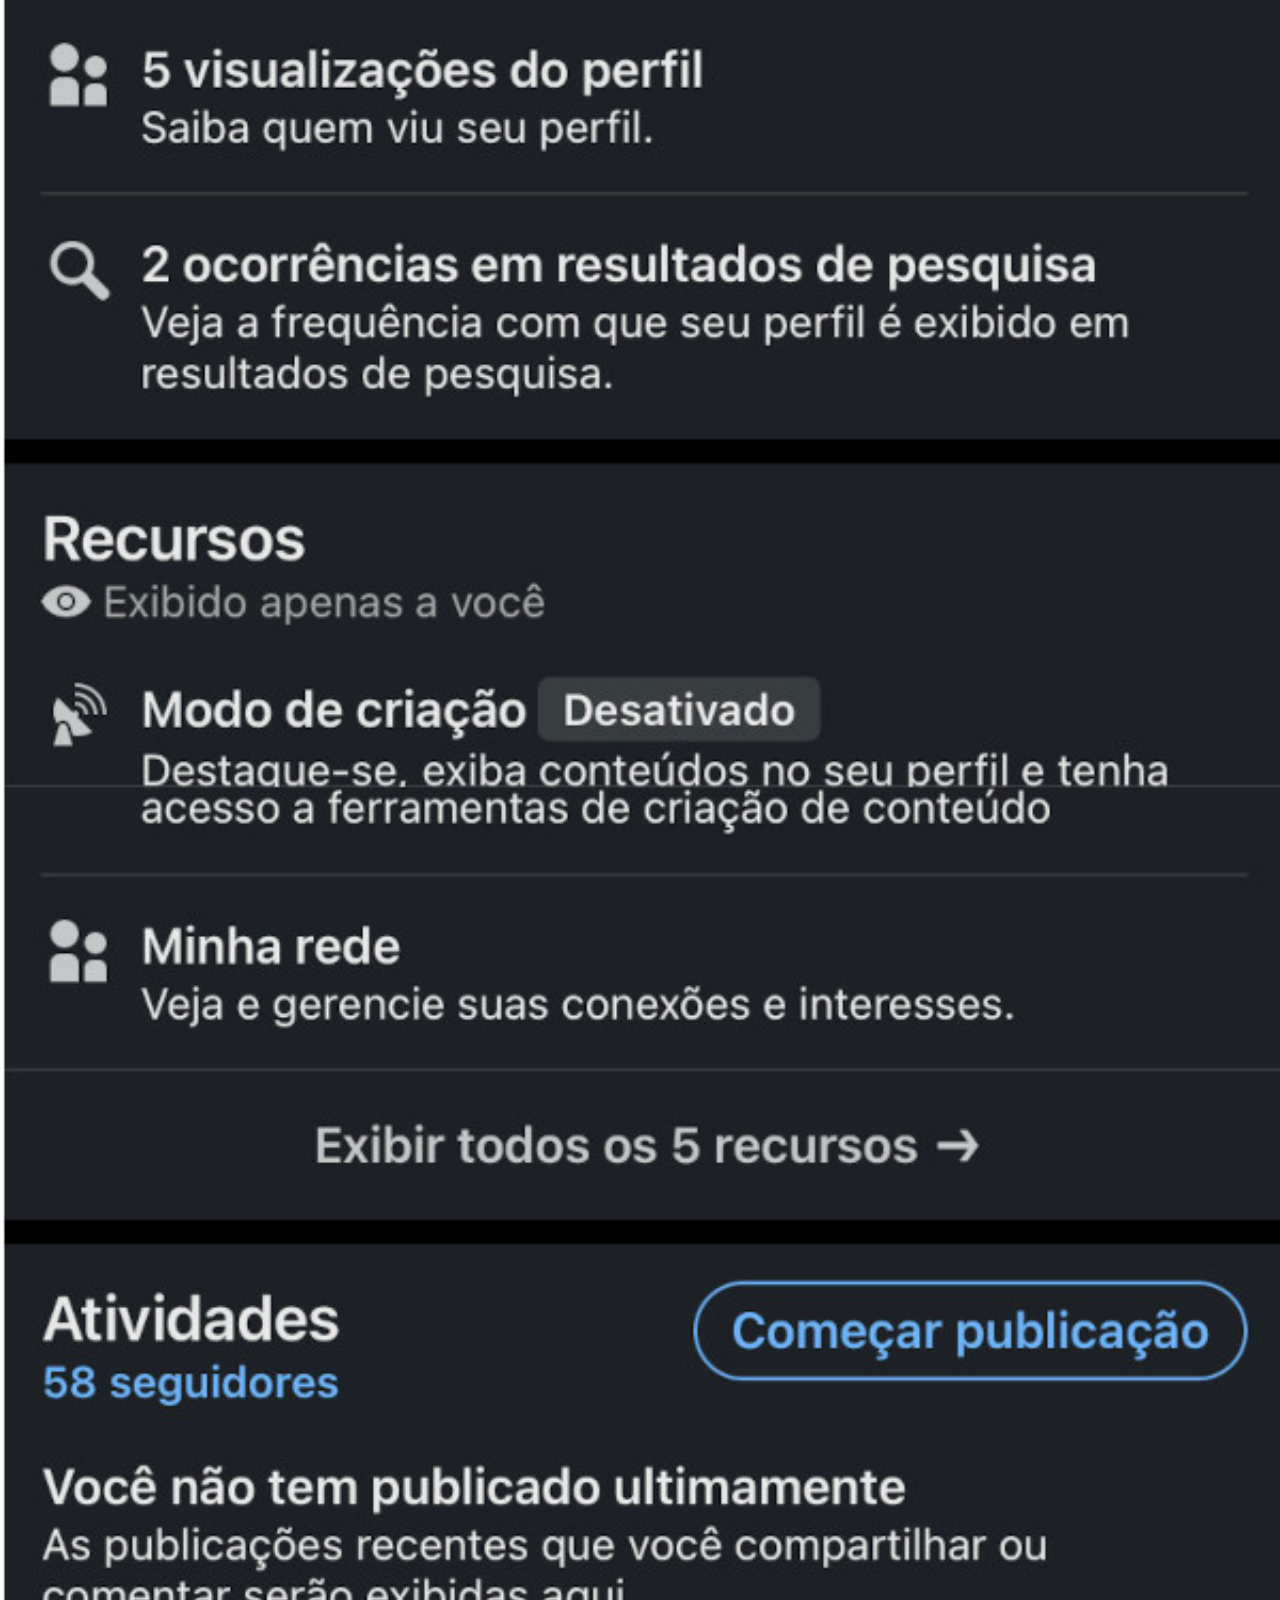
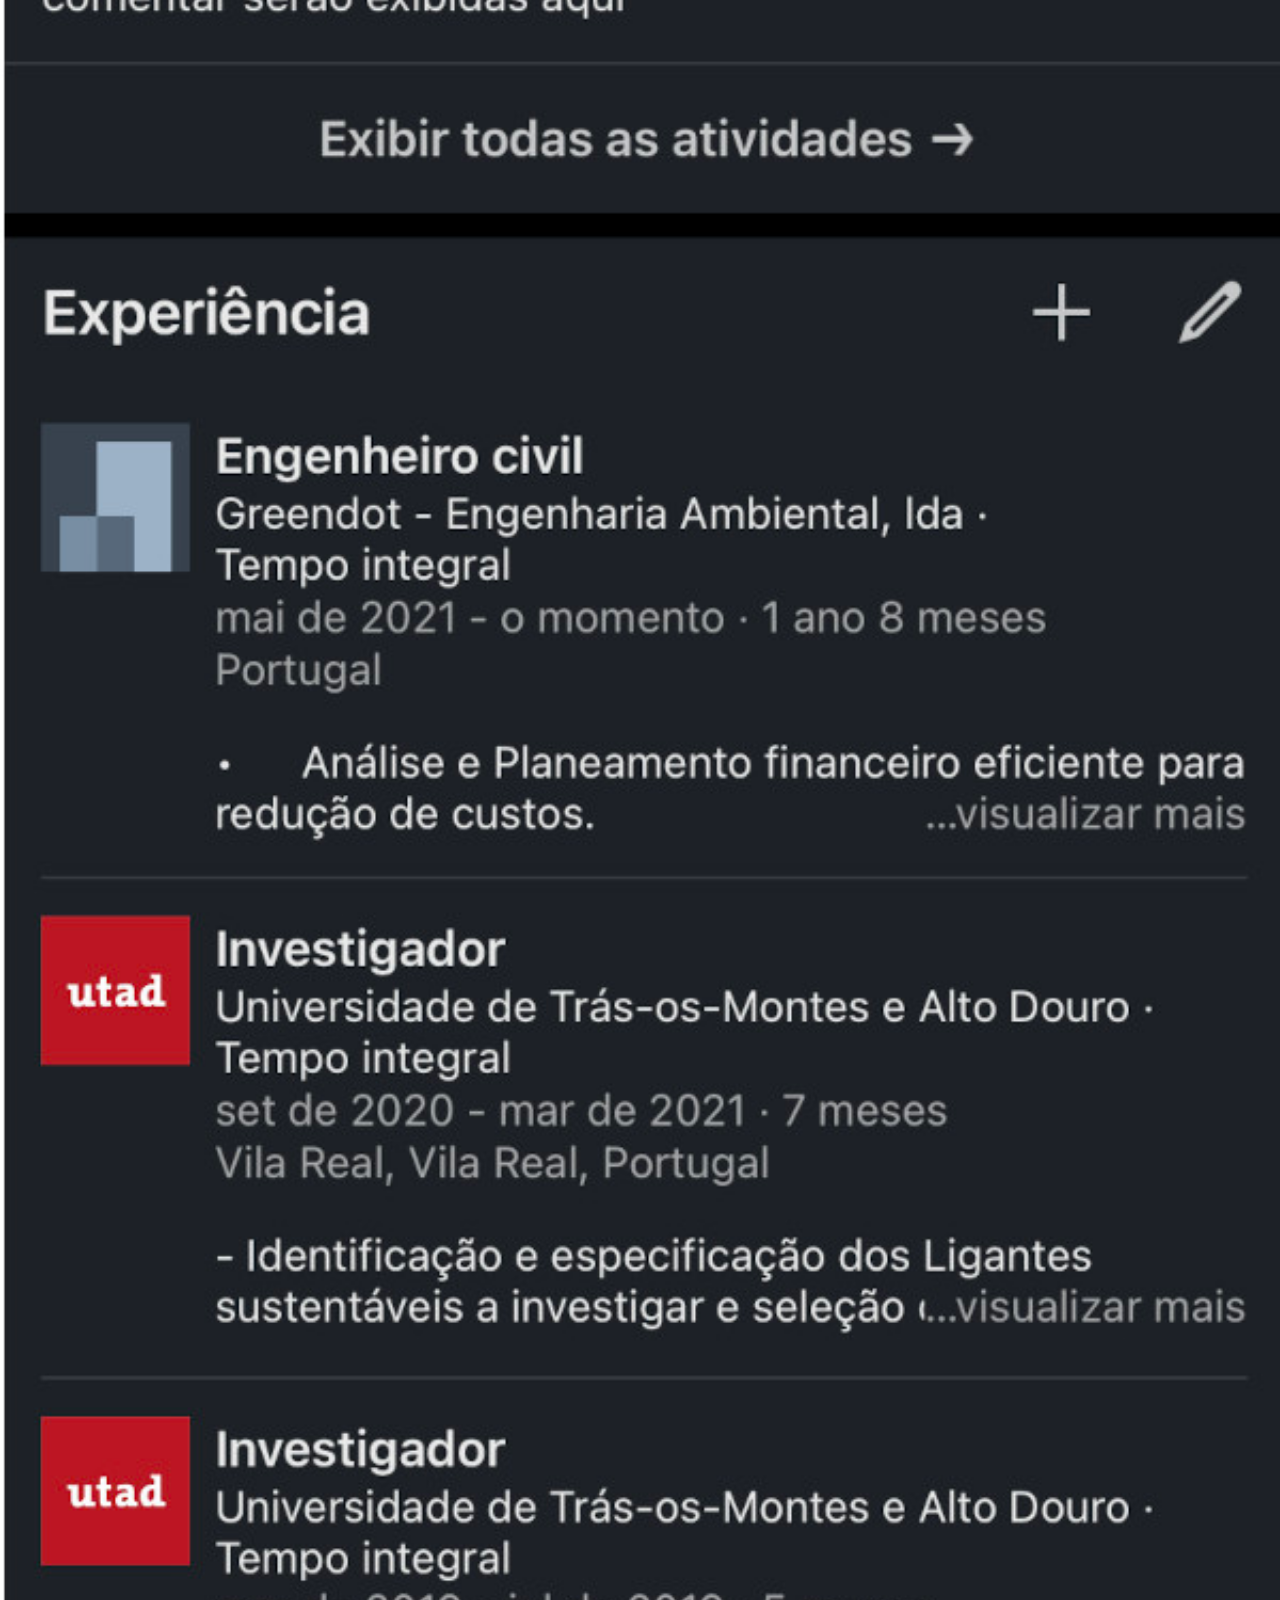
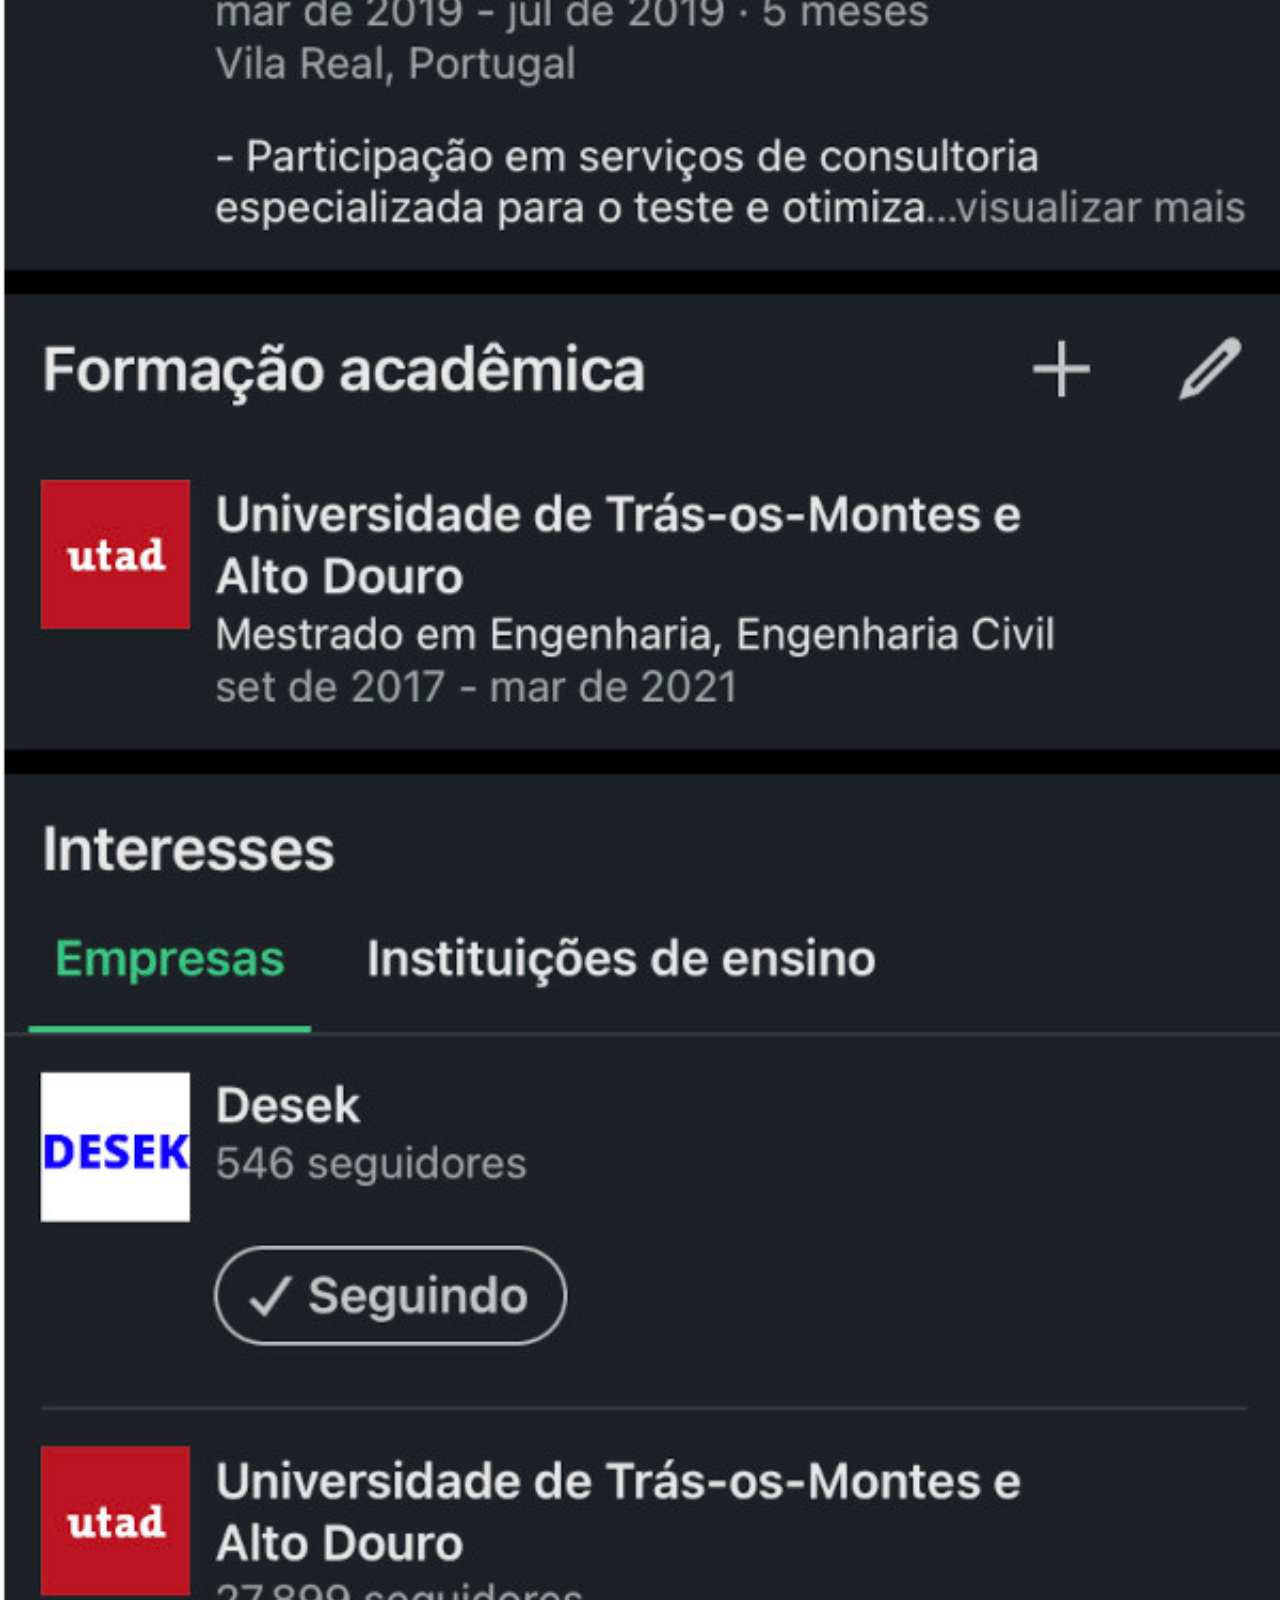
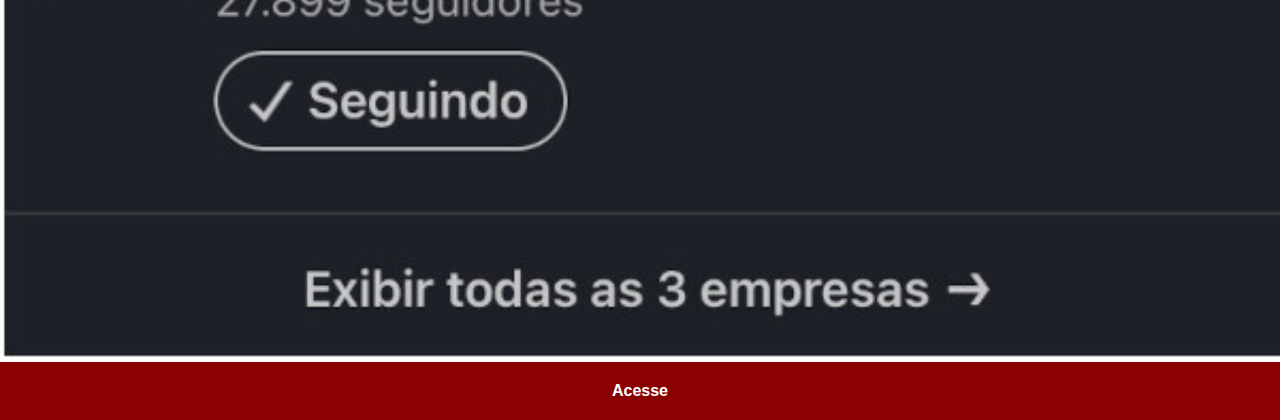
<file: linkedin.html>
<!DOCTYPE html>
<html lang="pt-br">
<head>
    <meta charset="UTF-8">
    <meta http-equiv="X-UA-Compatible" content="IE=edge">
    <meta name="viewport" content="width=device-width, initial-scale=1.0">
    <title>Linkedin</title>
    <link rel="stylesheet" href="estilos/socials.css">
    </head>
<body>
    <img src="imagens/tela-linkedin.jpg" alt="Linkedin">
    <a href="https://www.linkedin.com/in/viniciusbenaglia/" target="_blank">Acesse</a>
</body>
</html>
</file>
<file: estilos/style.css>
@charset "UTF-8";

* {
    margin: 0px;
    padding: 0px;
    font-family: Arial, Helvetica, sans-serif;
}

html, body{
    height: 100vh;
    width: 100vw;
    background-color: black;

}

main{
    position: relative;
    height: 100vh;
    }

    body{
        margin: 0px;
        background: url('../imagens/fundo-madeira.jpg') no-repeat top center;
        background-size: cover;
        background-attachment: fixed;
       
    }

section#tlm {
    position: absolute;
    top: 50%;
    left: 50%;
    transform: translate(-50%, -50%);
    height: 627px;
    width: 311px;
    background: url('../imagens/frame-iphone.png') no-repeat;
    
}

iframe#tela{
    position: relative;
    top: 80px;
    left: 22px;
    width: 267px;
    height: 471px;
}

section#redes-sociais {
    text-align: right;
}


section#redes-sociais img{
    width: 50px;
    margin: 10px;
    border-radius: 50%;
    box-shadow: 2px 2px 2px rgba(0, 0, 0, 0.404);
    box-sizing: border-box;
}

section#redes-sociais img:hover{
    border: 2px solid rgba(255, 255, 255, 0.623);
    transform: translate(-3px, -3px);
    box-shadow: 5px 5px 10px rgba(0, 0, 0, 0.582);
    transition: transform 0.3s;
}
</file>
<file: estilos/socials.css>
@charset "UTF-8";

*{
    margin: 0px;
    padding: 0px;
    font-family: Arial, Helvetica, sans-serif;
}

::-webkit-scrollbar{
    width: 0px;
    height: 0px;
}
img{
    width: 100vw;

}

a{
    display: block;
    background-color: darkred;
    color: white;
    padding: 20px;
    text-align: center;
    font-weight: bolder ;
    text-decoration: none;
}
a:hover{
    background-color: red;
}
</file>
